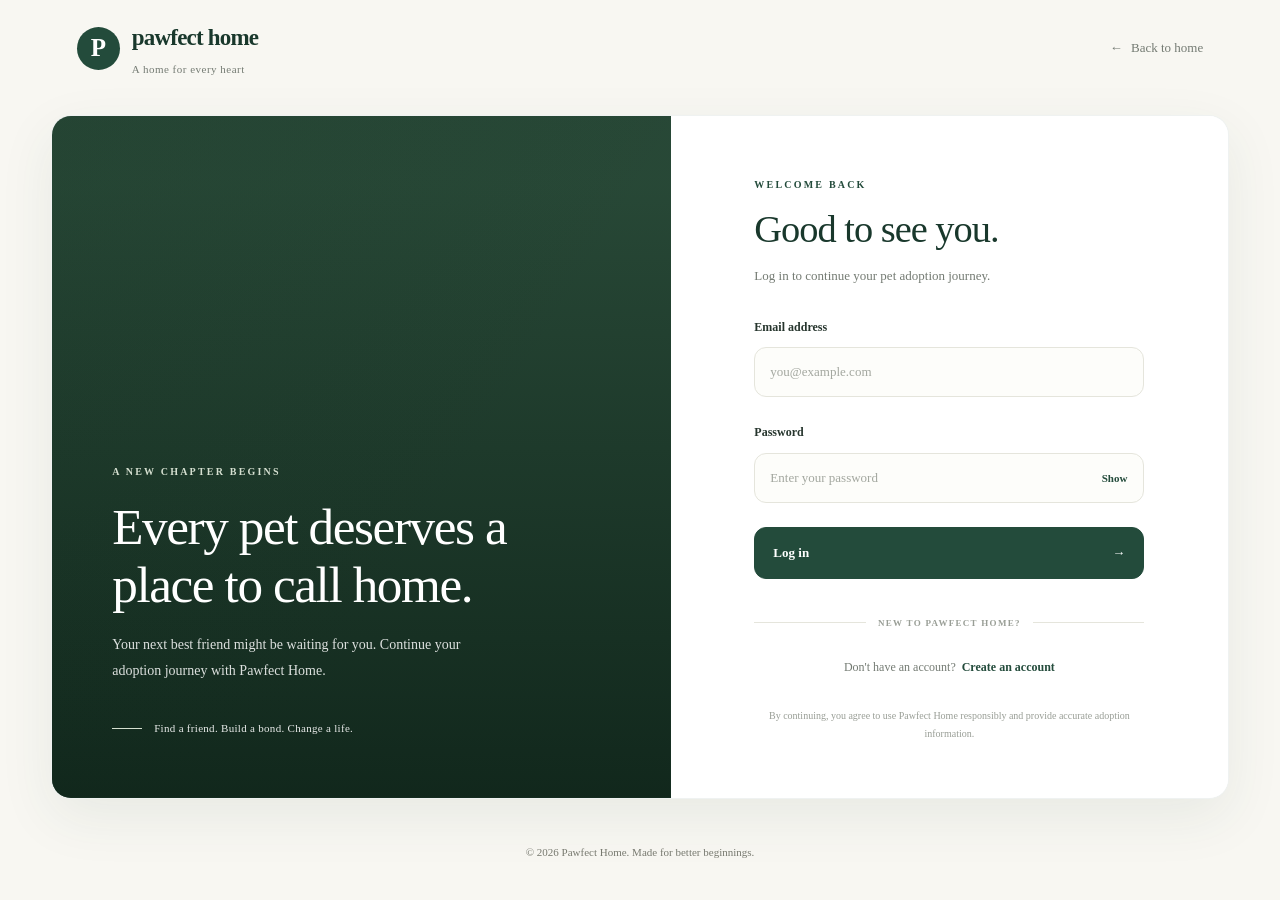
<file: pages/adoption.html>
<!doctype html>
<html lang="en">
  <head>
    <meta charset="UTF-8" />
    <meta name="viewport" content="width=device-width, initial-scale=1.0" />
    <meta name="theme-color" content="#f8f7f2" />
    <meta
      name="description"
      content="Apply to adopt a pet through Pawfect Home. Tell us about yourself and the home you can offer."
    />

    <title>Adoption Application | Pawfect Home</title>

    <link rel="stylesheet" href="../css/style.css" />
    <link rel="stylesheet" href="../css/components.css" />
    <link rel="stylesheet" href="../css/responsive.css" />
    <link rel="stylesheet" href="../css/home.css" />
    <link rel="stylesheet" href="../css/adoption.css" />
  </head>

  <body class="adoption-page">
    <header class="adoption-header">
      <div class="adoption-header-inner">
        <a
          href="../index.html"
          class="adoption-brand"
          aria-label="Pawfect Home homepage"
        >
          <span class="adoption-brand-mark" aria-hidden="true">p.</span>
          <span>Pawfect <strong>Home</strong></span>
        </a>

        <nav
          class="adoption-nav"
          id="adoption-nav"
          aria-label="Main navigation"
        >
          <a href="../index.html">Home</a>
          <a href="pets.html">Find a Pet</a>
          <a href="my-applications.html">My Applications</a>
          <a href="login.html" class="adoption-nav-login">Sign In</a>
        </nav>

        <button
          class="adoption-menu-toggle"
          id="adoption-menu-toggle"
          type="button"
          aria-label="Open navigation menu"
          aria-expanded="false"
          aria-controls="adoption-nav"
        >
          <span></span>
          <span></span>
          <span></span>
        </button>
      </div>
    </header>

    <main class="adoption-main">
      <div class="adoption-container">
        <nav class="adoption-breadcrumb" aria-label="Breadcrumb">
          <a href="../index.html">Home</a>
          <span>/</span>
          <a href="pets.html">Find a Pet</a>
          <span>/</span>
          <span>Adoption Application</span>
        </nav>

        <section class="adoption-page-intro">
          <p class="adoption-eyebrow">YOUR NEXT CHAPTER STARTS HERE</p>
          <h1>A little about you.<br /><span>A lifetime for them.</span></h1>
          <p>
            Tell us about yourself and the home you can offer. Your answers help
            us understand whether this adoption could be the right match.
          </p>
        </section>

        <div class="adoption-layout">
          <section class="adoption-form-column">
            <form id="adoption-form" novalidate>
              <div
                id="form-error-summary"
                class="form-error-summary"
                role="alert"
                hidden
              >
                <strong>Please check your application.</strong>
                <p id="form-error-summary-text"></p>
              </div>

              <!-- Selected pet -->
              <section class="application-section selected-pet-section">
                <div class="section-heading">
                  <span class="section-number">01</span>
                  <div>
                    <h2>Your future companion</h2>
                    <p>Confirm which pet you would like to adopt.</p>
                  </div>
                </div>

                <div id="selected-pet-card" class="selected-pet-card">
                  <div class="selected-pet-loading">Loading pet details...</div>
                </div>

                <input type="hidden" id="application-pet-id" name="petId" />

                <p id="pet-selection-error" class="field-error" hidden>
                  Please select an available pet before continuing.
                </p>

                <a href="pets.html" class="change-pet-link"
                  >Looking for another pet? Browse all pets →</a
                >
              </section>

              <!-- Applicant details -->
              <section class="application-section">
                <div class="section-heading">
                  <span class="section-number">02</span>
                  <div>
                    <h2>About you</h2>
                    <p>How can the adoption team reach you?</p>
                  </div>
                </div>

                <div class="form-grid">
                  <div class="form-field full-width">
                    <label for="applicant-name">Full name <span>*</span></label>
                    <input
                      type="text"
                      id="applicant-name"
                      name="applicantName"
                      placeholder="Enter your full name"
                      autocomplete="name"
                      minlength="2"
                      maxlength="100"
                      required
                    />
                    <small
                      class="field-error"
                      data-error-for="applicant-name"
                    ></small>
                  </div>

                  <div class="form-field">
                    <label for="applicant-email"
                      >Email address <span>*</span></label
                    >
                    <input
                      type="email"
                      id="applicant-email"
                      name="email"
                      placeholder="you@example.com"
                      autocomplete="email"
                      maxlength="254"
                      required
                    />
                    <small
                      class="field-error"
                      data-error-for="applicant-email"
                    ></small>
                  </div>

                  <div class="form-field">
                    <label for="applicant-phone"
                      >Phone number <span>*</span></label
                    >
                    <input
                      type="tel"
                      id="applicant-phone"
                      name="phone"
                      placeholder="10-digit mobile number"
                      autocomplete="tel"
                      inputmode="numeric"
                      maxlength="15"
                      required
                    />
                    <small class="field-hint"
                      >Include your country code if needed.</small
                    >
                    <small
                      class="field-error"
                      data-error-for="applicant-phone"
                    ></small>
                  </div>

                  <div class="form-field full-width">
                    <label for="applicant-address"
                      >Full residential address <span>*</span></label
                    >
                    <textarea
                      id="applicant-address"
                      name="address"
                      placeholder="Building, street, area, city, state and PIN code"
                      autocomplete="street-address"
                      rows="3"
                      minlength="10"
                      maxlength="400"
                      required
                    ></textarea>
                    <small
                      class="field-error"
                      data-error-for="applicant-address"
                    ></small>
                  </div>
                </div>
              </section>

              <!-- Home details -->
              <section class="application-section">
                <div class="section-heading">
                  <span class="section-number">03</span>
                  <div>
                    <h2>Your home and household</h2>
                    <p>
                      Help us understand the environment your pet will live in.
                    </p>
                  </div>
                </div>

                <div class="form-grid">
                  <div class="form-field">
                    <label for="home-type">Type of home <span>*</span></label>
                    <select id="home-type" name="homeType" required>
                      <option value="">Choose home type</option>
                      <option value="Apartment">Apartment / Flat</option>
                      <option value="Independent house">
                        Independent house
                      </option>
                      <option value="Farmhouse">Farmhouse</option>
                      <option value="Other">Other</option>
                    </select>
                    <small
                      class="field-error"
                      data-error-for="home-type"
                    ></small>
                  </div>

                  <div class="form-field">
                    <label for="ownership">Home ownership <span>*</span></label>
                    <select id="ownership" name="ownership" required>
                      <option value="">Choose one</option>
                      <option value="Owned">Owned</option>
                      <option value="Rented">Rented</option>
                      <option value="Family home">Family home</option>
                    </select>
                    <small
                      class="field-error"
                      data-error-for="ownership"
                    ></small>
                  </div>

                  <div class="form-field">
                    <label for="household-members"
                      >People in household <span>*</span></label
                    >
                    <select
                      id="household-members"
                      name="householdMembers"
                      required
                    >
                      <option value="">Select number</option>
                      <option value="1">1 person</option>
                      <option value="2">2 people</option>
                      <option value="3">3 people</option>
                      <option value="4">4 people</option>
                      <option value="5+">5 or more people</option>
                    </select>
                    <small
                      class="field-error"
                      data-error-for="household-members"
                    ></small>
                  </div>

                  <div class="form-field">
                    <label for="children-at-home"
                      >Children at home? <span>*</span></label
                    >
                    <select
                      id="children-at-home"
                      name="childrenAtHome"
                      required
                    >
                      <option value="">Choose one</option>
                      <option value="Yes">Yes</option>
                      <option value="No">No</option>
                    </select>
                    <small
                      class="field-error"
                      data-error-for="children-at-home"
                    ></small>
                  </div>

                  <div class="form-field full-width">
                    <label for="existing-pets"
                      >Do you currently have pets? <span>*</span></label
                    >
                    <select id="existing-pets" name="existingPets" required>
                      <option value="">Choose one</option>
                      <option value="No">No</option>
                      <option value="Yes, dogs">Yes, dogs</option>
                      <option value="Yes, cats">Yes, cats</option>
                      <option value="Yes, other animals">
                        Yes, other animals
                      </option>
                      <option value="Yes, multiple types">
                        Yes, multiple types
                      </option>
                    </select>
                    <small
                      class="field-error"
                      data-error-for="existing-pets"
                    ></small>
                  </div>

                  <div class="form-field full-width">
                    <label for="rental-permission"
                      >If renting, are pets permitted by your landlord?</label
                    >
                    <select id="rental-permission" name="rentalPermission">
                      <option value="Not applicable">Not applicable</option>
                      <option value="Yes">Yes</option>
                      <option value="Not yet confirmed">
                        Not yet confirmed
                      </option>
                      <option value="No">No</option>
                    </select>
                    <small class="field-hint"
                      >Please confirm permission before adopting a pet in a
                      rented home.</small
                    >
                  </div>
                </div>
              </section>

              <!-- Readiness -->
              <section class="application-section">
                <div class="section-heading">
                  <span class="section-number">04</span>
                  <div>
                    <h2>Life with a pet</h2>
                    <p>Tell us how you plan to care for your new companion.</p>
                  </div>
                </div>

                <div class="form-grid">
                  <div class="form-field full-width">
                    <label for="pet-experience"
                      >Previous pet experience <span>*</span></label
                    >
                    <select id="pet-experience" name="petExperience" required>
                      <option value="">Choose one</option>
                      <option value="First-time pet owner">
                        First-time pet owner
                      </option>
                      <option value="Previously owned pets">
                        Previously owned pets
                      </option>
                      <option value="Currently own pets">
                        Currently own pets
                      </option>
                      <option value="Experienced in pet care">
                        Experienced in pet care
                      </option>
                    </select>
                    <small
                      class="field-error"
                      data-error-for="pet-experience"
                    ></small>
                  </div>

                  <div class="form-field full-width">
                    <label for="daily-availability"
                      >How much time can you spend with your pet daily?
                      <span>*</span></label
                    >
                    <select
                      id="daily-availability"
                      name="dailyAvailability"
                      required
                    >
                      <option value="">Choose one</option>
                      <option value="Less than 2 hours">
                        Less than 2 hours
                      </option>
                      <option value="2–4 hours">2–4 hours</option>
                      <option value="4–6 hours">4–6 hours</option>
                      <option value="More than 6 hours">
                        More than 6 hours
                      </option>
                      <option value="Most of the day">Most of the day</option>
                    </select>
                    <small
                      class="field-error"
                      data-error-for="daily-availability"
                    ></small>
                  </div>

                  <div class="form-field full-width">
                    <label for="adoption-reason"
                      >Why would you like to adopt this pet?
                      <span>*</span></label
                    >
                    <textarea
                      id="adoption-reason"
                      name="adoptionReason"
                      placeholder="Tell us what makes this pet a good match for you..."
                      rows="4"
                      minlength="20"
                      maxlength="1200"
                      required
                    ></textarea>
                    <small class="field-hint"
                      >Write at least 20 characters.</small
                    >
                    <small
                      class="field-error"
                      data-error-for="adoption-reason"
                    ></small>
                  </div>

                  <div class="form-field full-width">
                    <label for="care-plan"
                      >How will you manage feeding, exercise, veterinary care
                      and expenses? <span>*</span></label
                    >
                    <textarea
                      id="care-plan"
                      name="carePlan"
                      placeholder="Describe your plan for daily care and long-term responsibilities..."
                      rows="4"
                      minlength="20"
                      maxlength="1200"
                      required
                    ></textarea>
                    <small
                      class="field-error"
                      data-error-for="care-plan"
                    ></small>
                  </div>
                </div>
              </section>

              <!-- Consent -->
              <section class="application-section application-consent-section">
                <div class="section-heading">
                  <span class="section-number">05</span>
                  <div>
                    <h2>Before you submit</h2>
                    <p>Adoption is a long-term responsibility.</p>
                  </div>
                </div>

                <label class="consent-option" for="adoption-consent">
                  <input
                    type="checkbox"
                    id="adoption-consent"
                    name="consent"
                    required
                  />
                  <span>
                    I confirm that the information provided is accurate. I
                    understand that submitting this application does not
                    guarantee adoption, and that I am responsible for the pet's
                    ongoing care if the adoption is approved. <strong>*</strong>
                  </span>
                </label>
                <small
                  class="field-error"
                  data-error-for="adoption-consent"
                ></small>

                <p class="privacy-note">
                  This demo stores applications in this browser's Local Storage.
                  It does not securely transmit your application to an adoption
                  organization.
                </p>
              </section>

              <div class="application-submit-area">
                <button
                  type="submit"
                  id="submit-application"
                  class="application-submit-button"
                >
                  Submit Adoption Application
                  <span aria-hidden="true">→</span>
                </button>
                <p>Fields marked with * are required.</p>
              </div>
            </form>
          </section>

          <!-- Sidebar -->
          <aside class="adoption-sidebar">
            <div class="sidebar-card sidebar-selected-pet">
              <p class="sidebar-eyebrow">YOUR POTENTIAL MATCH</p>
              <div id="sidebar-pet-image-wrap" class="sidebar-pet-image-wrap">
                <img id="sidebar-pet-image" src="" alt="" hidden />
                <div
                  id="sidebar-pet-placeholder"
                  class="sidebar-pet-placeholder"
                  aria-hidden="true"
                >
                  ♥
                </div>
              </div>
              <h2 id="sidebar-pet-name">Your selected pet</h2>
              <p id="sidebar-pet-meta">Pet details will appear here.</p>
              <span id="sidebar-pet-status" class="sidebar-pet-status"
                >Checking availability</span
              >
              <a href="pets.html" class="sidebar-browse-link"
                >Explore other pets →</a
              >
            </div>

            <div class="sidebar-card sidebar-steps-card">
              <p class="sidebar-eyebrow">WHAT HAPPENS NEXT</p>

              <div class="sidebar-step">
                <span>1</span>
                <div>
                  <strong>Submit your application</strong>
                  <p>Share your details and care plans.</p>
                </div>
              </div>

              <div class="sidebar-step">
                <span>2</span>
                <div>
                  <strong>Application review</strong>
                  <p>The adoption team can review your information.</p>
                </div>
              </div>

              <div class="sidebar-step">
                <span>3</span>
                <div>
                  <strong>Meet and plan</strong>
                  <p>Discuss compatibility and the next steps.</p>
                </div>
              </div>
            </div>

            <div class="sidebar-help">
              <span aria-hidden="true">i</span>
              <p>
                Take your time. A thoughtful application helps set both you and
                your future companion up for success.
              </p>
            </div>
          </aside>
        </div>

        <!-- Successful submission -->
        <section id="application-success" class="application-success" hidden>
          <div class="success-symbol" aria-hidden="true">✓</div>
          <p class="adoption-eyebrow">APPLICATION SAVED</p>
          <h2>Your next chapter starts here.</h2>
          <p id="success-message">Your adoption application has been saved.</p>

          <div class="success-reference">
            <span>Application reference</span>
            <strong id="success-application-id"></strong>
          </div>

          <p class="success-status">Status: <strong>Pending</strong></p>

          <div class="success-actions">
            <a href="my-applications.html" class="application-submit-button">
              View My Applications <span aria-hidden="true">→</span>
            </a>
            <a href="pets.html" class="success-secondary-link"
              >Explore more pets</a
            >
          </div>

          <p class="success-storage-note">
            This reference is saved in this browser. In this demo, the
            application is not sent to an organization.
          </p>
        </section>
      </div>
    </main>

    <footer class="adoption-footer">
      <div class="adoption-footer-inner">
        <a href="../index.html" class="adoption-brand">
          <span class="adoption-brand-mark" aria-hidden="true">p.</span>
          <span>Pawfect <strong>Home</strong></span>
        </a>
        <p>Every adoption begins with a connection.</p>
        <span>© <span id="adoption-footer-year"></span> Pawfect Home</span>
      </div>
    </footer>

    <div
      id="adoption-toast"
      class="adoption-toast"
      role="status"
      aria-live="polite"
    ></div>

    <script src="../js/auth-navigation.js" defer></script>
    <script src="../js/auth-guard.js" defer></script>
    <script src="../js/adoption.js" defer></script>
  </body>
</html>
</file>
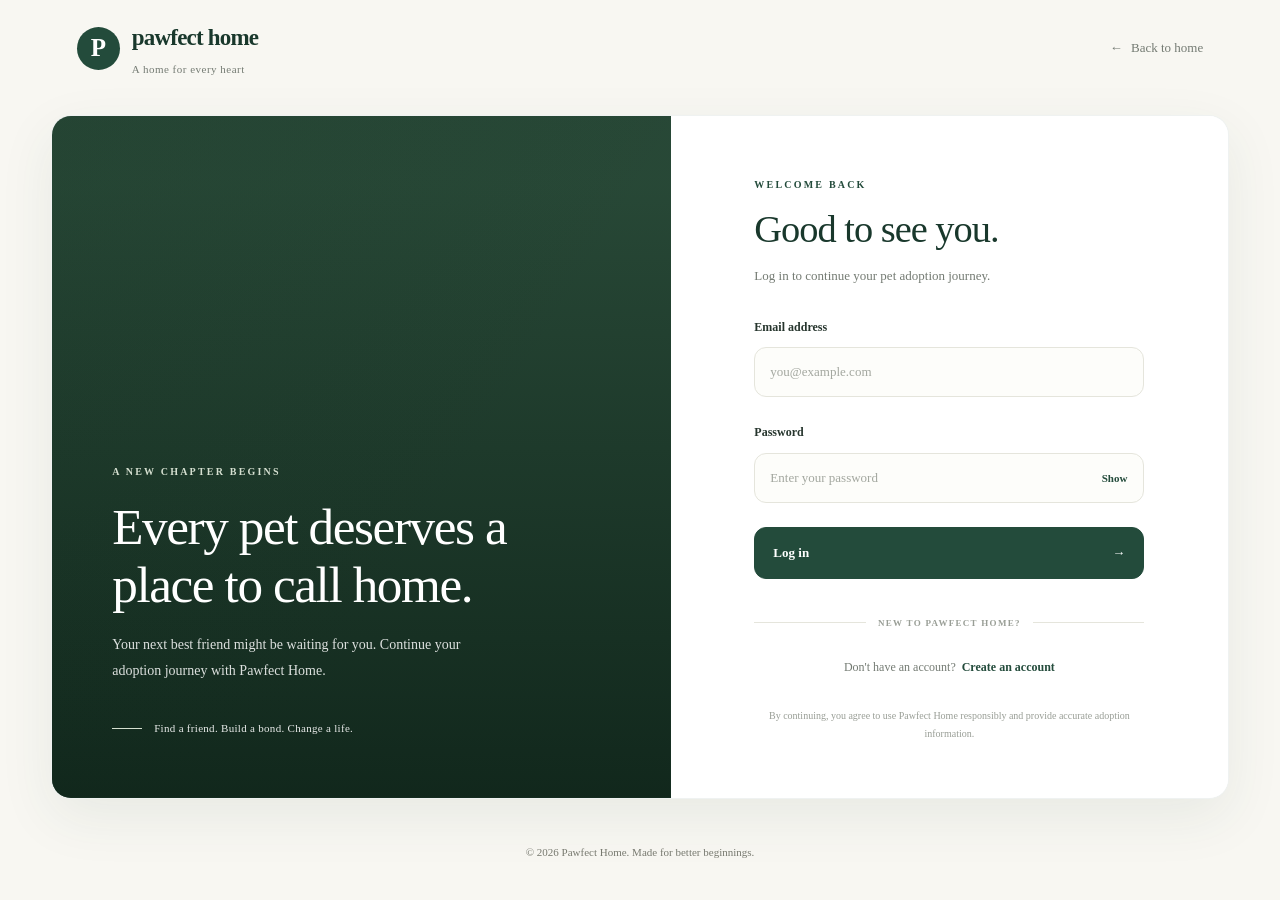
<file: pages/login.html>
<!DOCTYPE html>
<html lang="en">

<head>
  <meta charset="UTF-8">
  <meta name="viewport" content="width=device-width, initial-scale=1.0">

  <title>Login | Pawfect Home</title>
  <meta name="description" content="Log in to Pawfect Home to manage your pet adoption journey.">

  <link rel="stylesheet" href="../css/style.css">
  <link rel="stylesheet" href="../css/components.css">
  <link rel="stylesheet" href="../css/responsive.css">
  <link rel="stylesheet" href="../css/auth.css">

  <script src="../js/auth.js" defer></script>
</head>

<body class="auth-page">

  <header class="auth-header">
    <a href="../index.html" class="auth-brand" aria-label="Pawfect Home homepage">
      <span class="auth-brand-icon" aria-hidden="true">P</span>
      <span>
        <span class="auth-brand-name">pawfect home</span>
        <span class="auth-brand-tagline">A home for every heart</span>
      </span>
    </a>

    <a href="../index.html" class="auth-back-link">
      <span aria-hidden="true">&larr;</span> Back to home
    </a>
  </header>

  <main class="auth-main">
    <section class="auth-visual" aria-label="Pet adoption">
      <div class="auth-visual-overlay"></div>

      <div class="auth-visual-content">
        <span class="auth-eyebrow">A NEW CHAPTER BEGINS</span>

        <h1>Every pet deserves a place to call home.</h1>

        <p>
          Your next best friend might be waiting for you.
          Continue your adoption journey with Pawfect Home.
        </p>

        <div class="auth-visual-note">
          <span class="auth-note-line"></span>
          <span>Find a friend. Build a bond. Change a life.</span>
        </div>
      </div>
    </section>

    <section class="auth-form-section">
      <div class="auth-form-wrapper">

        <div class="auth-mobile-brand">
          <span class="auth-brand-icon" aria-hidden="true">P</span>
          <span class="auth-brand-name">pawfect home</span>
        </div>

        <span class="auth-eyebrow auth-eyebrow-green">
          WELCOME BACK
        </span>

        <h2>Good to see you.</h2>

        <p class="auth-intro">
          Log in to continue your pet adoption journey.
        </p>

        <div id="auth-message" class="auth-message" role="status" aria-live="polite" hidden></div>

        <form id="login-form" class="auth-form" novalidate>

          <div class="auth-field">
            <label for="login-email">Email address</label>

            <input type="email" id="login-email" name="email" placeholder="you@example.com" autocomplete="email"
              required>

            <small class="auth-field-error" data-error-for="login-email"></small>
          </div>

          <div class="auth-field">
            <div class="auth-label-row">
              <label for="login-password">Password</label>
            </div>

            <div class="auth-password-wrap">
              <input type="password" id="login-password" name="password" placeholder="Enter your password"
                autocomplete="current-password" required>

              <button type="button" class="auth-password-toggle" data-toggle-password="login-password"
                aria-label="Show password">
                Show
              </button>
            </div>

            <small class="auth-field-error" data-error-for="login-password"></small>
          </div>

          <button type="submit" id="login-submit" class="auth-submit">
            <span class="auth-submit-text">Log in</span>
            <span aria-hidden="true">&rarr;</span>
          </button>

        </form>

        <div class="auth-divider">
          <span>NEW TO PAWFECT HOME?</span>
        </div>

        <p class="auth-switch">
          Don't have an account?
          <a href="register.html">Create an account</a>
        </p>

        <p class="auth-terms">
          By continuing, you agree to use Pawfect Home responsibly
          and provide accurate adoption information.
        </p>

      </div>
    </section>
  </main>

  <footer class="auth-footer">
    <p>
      &copy; <span id="auth-footer-year"></span> Pawfect Home.
      Made for better beginnings.
    </p>
  </footer>

</body>

</html>
</file>
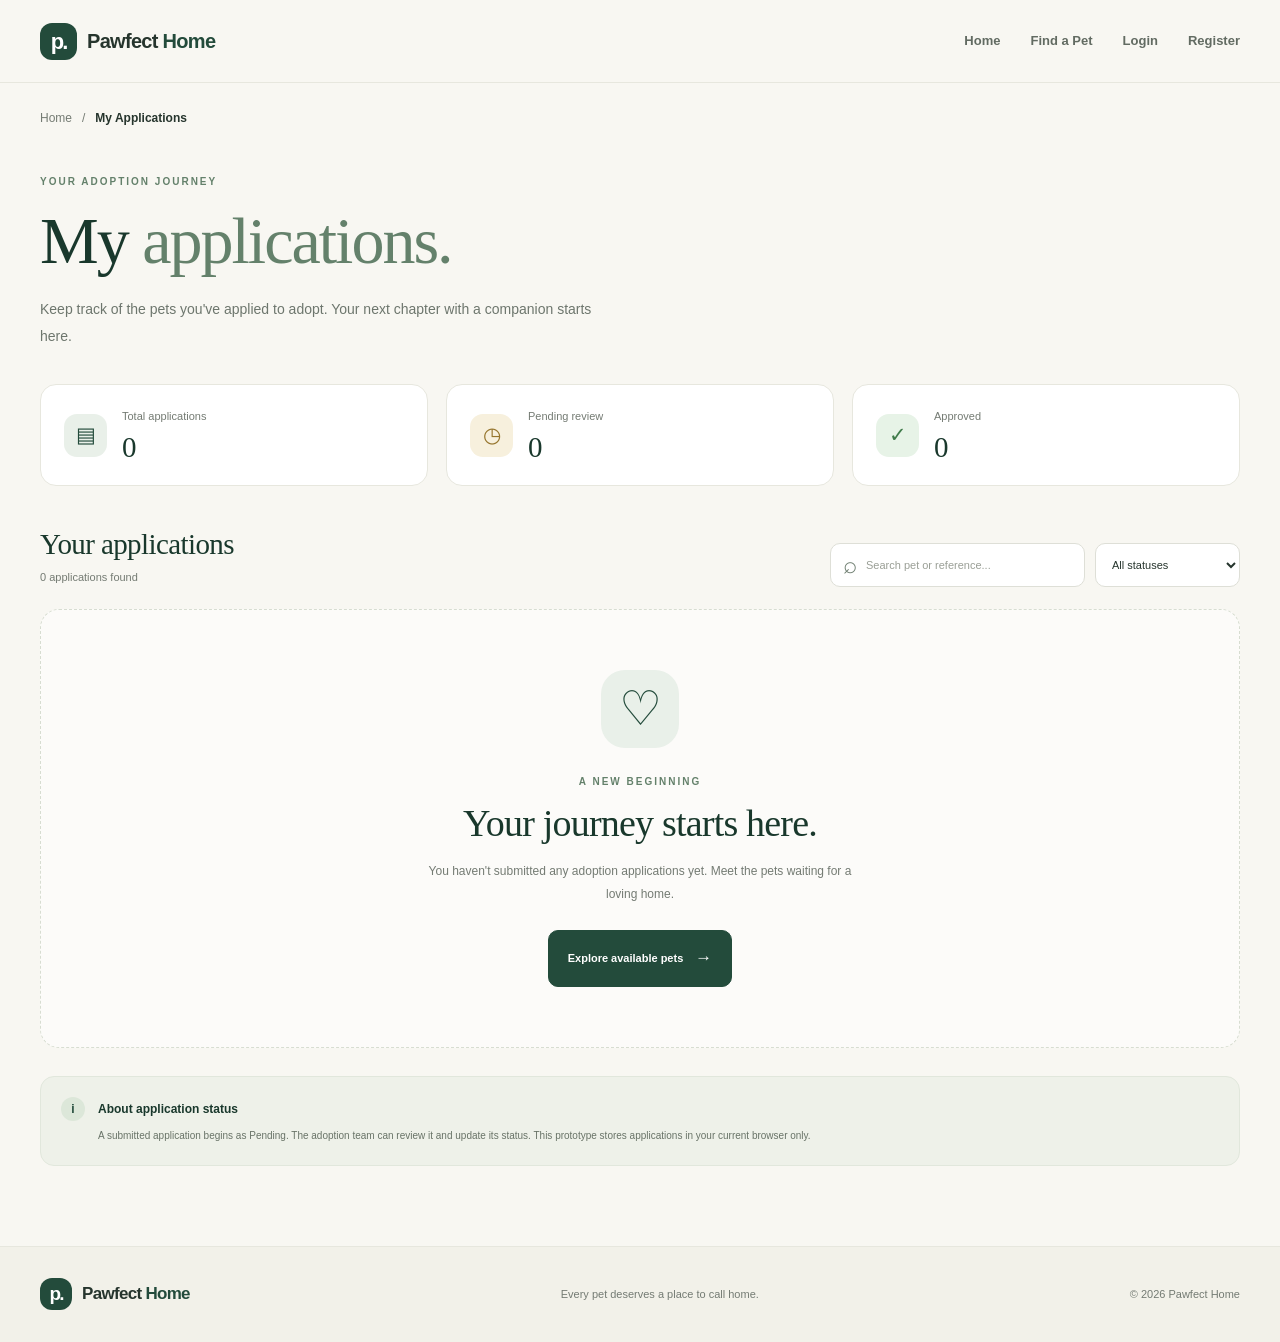
<file: pages/my-applications.html>
<!DOCTYPE html>
<html lang="en">

<head>
  <meta charset="UTF-8">
  <meta name="viewport" content="width=device-width, initial-scale=1.0">

  <meta name="description" content="View and track your pet adoption applications on Pawfect Home.">

  <title>My Applications | Pawfect Home</title>

  <link rel="stylesheet" href="../css/style.css">
  <link rel="stylesheet" href="../css/components.css">
  <link rel="stylesheet" href="../css/responsive.css">
  <link rel="stylesheet" href="../css/home.css">
  <link rel="stylesheet" href="../css/applications.css">

  <script src="../js/my-applications.js" defer></script>
</head>

<body class="applications-page">

  <!-- Header -->
  <header class="applications-header">
    <div class="applications-header-inner">

      <a href="../index.html" class="applications-brand" aria-label="Pawfect Home homepage">
        <span class="applications-brand-mark" aria-hidden="true">p.</span>
        <span>Pawfect <strong>Home</strong></span>
      </a>

      <button class="applications-menu-toggle" id="applications-menu-toggle" type="button"
        aria-label="Open navigation menu" aria-controls="applications-nav" aria-expanded="false">
        <span></span>
        <span></span>
        <span></span>
      </button>

      <nav class="applications-nav" id="applications-nav" aria-label="Main navigation">
        <a href="../index.html">Home</a>
        <a href="pets.html">Find a Pet</a>
        <a href="login.html" class="applications-nav-login">Login</a>
      </nav>

    </div>
  </header>

  <main class="applications-main">
    <div class="applications-container">

      <!-- Breadcrumb -->
      <nav class="applications-breadcrumb" aria-label="Breadcrumb">
        <a href="../index.html">Home</a>
        <span aria-hidden="true">/</span>
        <span aria-current="page">My Applications</span>
      </nav>

      <!-- Page heading -->
      <section class="applications-intro">
        <p class="applications-eyebrow">YOUR ADOPTION JOURNEY</p>

        <h1>
          My <span>applications.</span>
        </h1>

        <p>
          Keep track of the pets you've applied to adopt.
          Your next chapter with a companion starts here.
        </p>
      </section>

      <!-- Statistics -->
      <section class="applications-stats" aria-label="Application summary">

        <article class="application-stat">
          <span class="application-stat-icon" aria-hidden="true">▤</span>
          <div>
            <p>Total applications</p>
            <strong id="total-applications">0</strong>
          </div>
        </article>

        <article class="application-stat">
          <span class="application-stat-icon pending-icon" aria-hidden="true">◷</span>
          <div>
            <p>Pending review</p>
            <strong id="pending-applications">0</strong>
          </div>
        </article>

        <article class="application-stat">
          <span class="application-stat-icon approved-icon" aria-hidden="true">✓</span>
          <div>
            <p>Approved</p>
            <strong id="approved-applications">0</strong>
          </div>
        </article>

      </section>

      <!-- Applications list -->
      <section class="applications-content">

        <div class="applications-toolbar">
          <div class="applications-toolbar-heading">
            <h2>Your applications</h2>
            <p id="applications-results-count" aria-live="polite">
              0 applications found
            </p>
          </div>

          <div class="applications-controls">

            <div class="applications-search">
              <label class="visually-hidden" for="application-search">
                Search applications
              </label>

              <span aria-hidden="true">⌕</span>

              <input type="search" id="application-search" placeholder="Search pet or reference..." autocomplete="off">
            </div>

            <div class="applications-filter">
              <label class="visually-hidden" for="application-status-filter">
                Filter by status
              </label>

              <select id="application-status-filter">
                <option value="all">All statuses</option>
                <option value="pending">Pending</option>
                <option value="under_review">Under review</option>
                <option value="approved">Approved</option>
                <option value="rejected">Rejected</option>
                <option value="withdrawn">Withdrawn</option>
                <option value="completed">Completed</option>
              </select>
            </div>

          </div>
        </div>

        <!-- Error message -->
        <div class="applications-message applications-error" id="applications-error" role="alert" hidden>
          Applications could not be loaded from browser storage.
          Please check your browser settings and reload the page.
        </div>

        <!-- Application cards are inserted here -->
        <div class="applications-list" id="applications-list" aria-live="polite" aria-busy="false"></div>

        <!-- Empty state -->
        <section class="applications-empty" id="applications-empty" hidden>
          <div class="applications-empty-illustration" aria-hidden="true">
            <span>♡</span>
          </div>

          <p class="applications-eyebrow">A NEW BEGINNING</p>

          <h2 id="applications-empty-title">
            Your journey starts here.
          </h2>

          <p id="applications-empty-description">
            You haven't submitted any adoption applications yet.
            Meet the pets waiting for a loving home.
          </p>

          <a href="pets.html" class="applications-primary-button">
            Explore available pets <span aria-hidden="true">→</span>
          </a>
        </section>

      </section>

      <!-- Information note -->
      <aside class="applications-information">
        <span class="applications-information-icon" aria-hidden="true">i</span>

        <div>
          <h3>About application status</h3>
          <p>
            A submitted application begins as Pending. The adoption
            team can review it and update its status. This prototype
            stores applications in your current browser only.
          </p>
        </div>
      </aside>

    </div>
  </main>

  <!-- Footer -->
  <footer class="applications-footer">
    <div class="applications-footer-inner">

      <a href="../index.html" class="applications-brand">
        <span class="applications-brand-mark" aria-hidden="true">p.</span>
        <span>Pawfect <strong>Home</strong></span>
      </a>

      <p>Every pet deserves a place to call home.</p>

      <span>© <span id="applications-footer-year"></span> Pawfect Home</span>

    </div>
  </footer>
  <script src="../js/auth-navigation.js" defer></script>
</body>

</html>
</file>
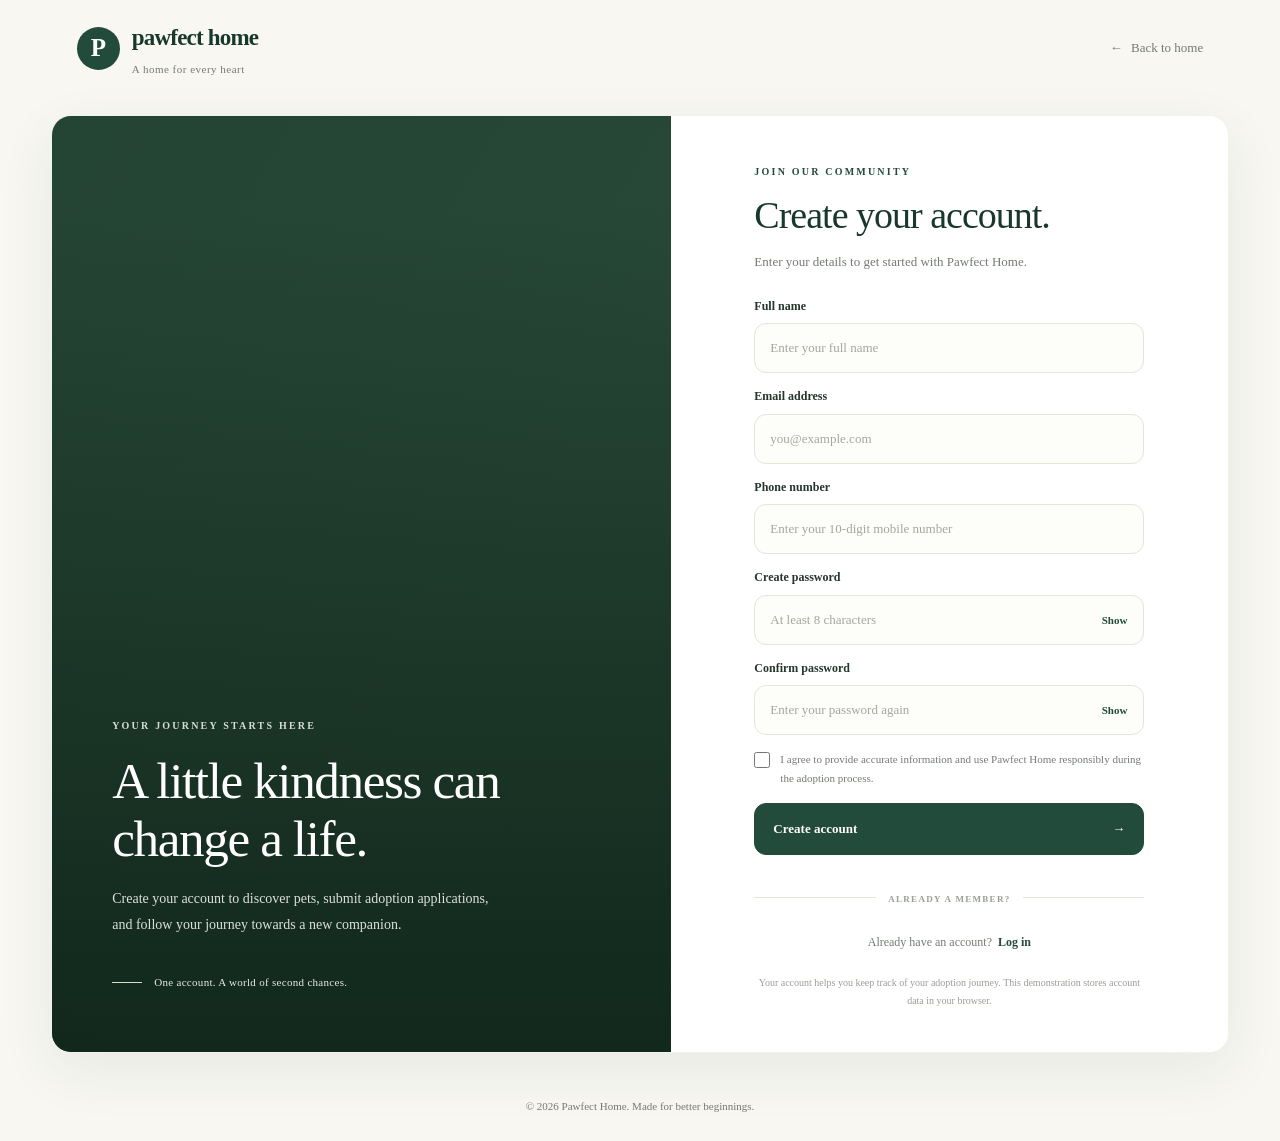
<file: pages/register.html>
<!DOCTYPE html>
<html lang="en">

<head>
  <meta charset="UTF-8">
  <meta name="viewport" content="width=device-width, initial-scale=1.0">

  <title>Create Account | Pawfect Home</title>
  <meta name="description" content="Create your Pawfect Home account and begin your pet adoption journey.">

  <link rel="stylesheet" href="../css/style.css">
  <link rel="stylesheet" href="../css/components.css">
  <link rel="stylesheet" href="../css/responsive.css">
  <link rel="stylesheet" href="../css/auth.css">

  <script src="../js/auth.js" defer></script>
</head>

<body class="auth-page">

  <header class="auth-header">
    <a href="../index.html" class="auth-brand" aria-label="Pawfect Home homepage">
      <span class="auth-brand-icon" aria-hidden="true">P</span>
      <span>
        <span class="auth-brand-name">pawfect home</span>
        <span class="auth-brand-tagline">A home for every heart</span>
      </span>
    </a>

    <a href="../index.html" class="auth-back-link">
      <span aria-hidden="true">&larr;</span> Back to home
    </a>
  </header>

  <main class="auth-main auth-register-main">

    <section class="auth-visual" aria-label="Welcome to Pawfect Home">
      <div class="auth-visual-overlay"></div>

      <div class="auth-visual-content">
        <span class="auth-eyebrow">YOUR JOURNEY STARTS HERE</span>

        <h1>A little kindness can change a life.</h1>

        <p>
          Create your account to discover pets, submit adoption
          applications, and follow your journey towards a new companion.
        </p>

        <div class="auth-visual-note">
          <span class="auth-note-line"></span>
          <span>One account. A world of second chances.</span>
        </div>
      </div>
    </section>

    <section class="auth-form-section">
      <div class="auth-form-wrapper">

        <div class="auth-mobile-brand">
          <span class="auth-brand-icon" aria-hidden="true">P</span>
          <span class="auth-brand-name">pawfect home</span>
        </div>

        <span class="auth-eyebrow auth-eyebrow-green">
          JOIN OUR COMMUNITY
        </span>

        <h2>Create your account.</h2>

        <p class="auth-intro">
          Enter your details to get started with Pawfect Home.
        </p>

        <div id="auth-message" class="auth-message" role="status" aria-live="polite" hidden></div>

        <form id="register-form" class="auth-form" novalidate>

          <div class="auth-field">
            <label for="register-name">Full name</label>

            <input type="text" id="register-name" name="name" placeholder="Enter your full name" autocomplete="name"
              minlength="2" maxlength="80" required>

            <small class="auth-field-error" data-error-for="register-name"></small>
          </div>

          <div class="auth-field">
            <label for="register-email">Email address</label>

            <input type="email" id="register-email" name="email" placeholder="you@example.com" autocomplete="email"
              maxlength="254" required>

            <small class="auth-field-error" data-error-for="register-email"></small>
          </div>

          <div class="auth-field">
            <label for="register-phone">Phone number</label>

            <input type="tel" id="register-phone" name="phone" placeholder="Enter your 10-digit mobile number"
              autocomplete="tel" inputmode="numeric" maxlength="15" required>

            <small class="auth-field-error" data-error-for="register-phone"></small>
          </div>

          <div class="auth-field">
            <label for="register-password">Create password</label>

            <div class="auth-password-wrap">
              <input type="password" id="register-password" name="password" placeholder="At least 8 characters"
                autocomplete="new-password" minlength="8" maxlength="128" required>

              <button type="button" class="auth-password-toggle" data-toggle-password="register-password"
                aria-label="Show password">
                Show
              </button>
            </div>

            <small class="auth-field-error" data-error-for="register-password"></small>
          </div>

          <div class="auth-field">
            <label for="register-confirm-password">Confirm password</label>

            <div class="auth-password-wrap">
              <input type="password" id="register-confirm-password" name="confirmPassword"
                placeholder="Enter your password again" autocomplete="new-password" maxlength="128" required>

              <button type="button" class="auth-password-toggle" data-toggle-password="register-confirm-password"
                aria-label="Show confirm password">
                Show
              </button>
            </div>

            <small class="auth-field-error" data-error-for="register-confirm-password"></small>
          </div>

          <div class="auth-consent">
            <input type="checkbox" id="register-consent" name="consent" required>

            <label for="register-consent">
              I agree to provide accurate information and use Pawfect Home
              responsibly during the adoption process.
            </label>
          </div>

          <small class="auth-field-error" data-error-for="register-consent"></small>

          <button type="submit" id="register-submit" class="auth-submit">
            <span class="auth-submit-text">Create account</span>
            <span aria-hidden="true">&rarr;</span>
          </button>

        </form>

        <div class="auth-divider">
          <span>ALREADY A MEMBER?</span>
        </div>

        <p class="auth-switch">
          Already have an account?
          <a href="login.html">Log in</a>
        </p>

        <p class="auth-terms">
          Your account helps you keep track of your adoption journey.
          This demonstration stores account data in your browser.
        </p>

      </div>
    </section>

  </main>

  <footer class="auth-footer">
    <p>
      &copy; <span id="auth-footer-year"></span> Pawfect Home.
      Made for better beginnings.
    </p>
  </footer>

</body>

</html>
</file>
<file: css/style.css>
/* ==========================================
   PAWFECT HOME
   GLOBAL DESIGN & PAGE LAYOUT
========================================== */

:root {
  --color-cream: #f8f6f0;
  --color-paper: #fffefa;
  --color-forest: #263d30;
  --color-green: #526b53;
  --color-sage: #dce4d5;
  --color-sand: #e9e0d2;
  --color-peach: #e9b995;
  --color-text: #30332f;
  --color-muted: #77796f;
  --color-border: #e6e2d9;

  --font-body: "DM Sans", sans-serif;
  --font-heading: "Playfair Display", Georgia, serif;

  --container-width: 1200px;
  --header-height: 84px;

  --radius-small: 8px;
  --radius-medium: 16px;
  --radius-large: 26px;

  --shadow-card: 0 12px 36px rgba(38, 61, 48, 0.07);
  --transition: 220ms ease;
}

* {
  box-sizing: border-box;
}

html {
  scroll-behavior: smooth;
  scroll-padding-top: 100px;
}

body {
  margin: 0;
  background: var(--color-cream);
  color: var(--color-text);
  font-family: var(--font-body);
  font-size: 15px;
  line-height: 1.7;
  -webkit-font-smoothing: antialiased;
}

body,
button,
a {
  -webkit-tap-highlight-color: transparent;
}

img,
svg {
  display: block;
  max-width: 100%;
}

img {
  height: auto;
}

button,
input,
textarea,
select {
  font: inherit;
}

button,
a {
  touch-action: manipulation;
}

a {
  color: inherit;
  text-decoration: none;
}

button {
  color: inherit;
}

p,
h1,
h2,
h3 {
  margin-top: 0;
}

p {
  color: var(--color-muted);
}

h1,
h2,
h3 {
  color: var(--color-forest);
}

h1,
h2 {
  font-family: var(--font-heading);
  font-weight: 500;
  letter-spacing: -1.6px;
  line-height: 1.15;
}

h1 em,
h2 em {
  color: var(--color-green);
  font-weight: 400;
}

::selection {
  background: var(--color-sage);
  color: var(--color-forest);
}

:focus-visible {
  outline: 3px solid var(--color-peach);
  outline-offset: 4px;
}

.container {
  width: min(var(--container-width), calc(100% - 48px));
  margin-inline: auto;
}

.section {
  padding-block: 110px;
}

/* Accessibility */

.skip-link {
  position: fixed;
  z-index: 2000;
  top: 12px;
  left: 12px;
  padding: 10px 16px;
  transform: translateY(-160%);
  background: var(--color-forest);
  color: white;
  border-radius: var(--radius-small);
}

.skip-link:focus {
  transform: translateY(0);
}

.noscript-message {
  padding: 16px;
  background: #fff1d8;
  color: #533d15;
  text-align: center;
}

/* ==========================================
   HEADER & NAVIGATION
========================================== */

.site-header {
  position: sticky;
  top: 0;
  z-index: 1000;
  background: rgba(248, 246, 240, 0.96);
  border-bottom: 1px solid rgba(38, 61, 48, 0.08);
  backdrop-filter: blur(14px);
}

.nav-wrapper {
  min-height: var(--header-height);
  display: flex;
  align-items: center;
  justify-content: space-between;
  gap: 28px;
}

.brand {
  display: inline-flex;
  align-items: center;
  gap: 9px;
  flex-shrink: 0;
}

.brand-mark {
  width: 37px;
  color: var(--color-green);
}

.brand-mark svg {
  width: 100%;
}

.brand-name {
  color: var(--color-forest);
  font-size: 19px;
  font-weight: 700;
  letter-spacing: -0.8px;
}

.brand-name span {
  font-weight: 400;
}

.primary-navigation {
  display: flex;
  align-items: center;
  gap: 30px;
}

.nav-link {
  position: relative;
  padding-block: 8px;
  color: #64665f;
  font-size: 12px;
  font-weight: 600;
  transition: color var(--transition);
}

.nav-link:hover,
.nav-link.active {
  color: var(--color-forest);
}

.nav-link::after {
  position: absolute;
  right: 0;
  bottom: 2px;
  left: 0;
  height: 1px;
  background: var(--color-green);
  content: "";
  transform: scaleX(0);
  transform-origin: left;
  transition: transform var(--transition);
}

.nav-link:hover::after,
.nav-link.active::after {
  transform: scaleX(1);
}

.menu-toggle {
  display: none;
}

/* ==========================================
   HERO SECTION
========================================== */

.hero-section {
  padding-block: 58px 82px;
  overflow: hidden;
}

.hero-grid {
  display: grid;
  grid-template-columns: 1fr 0.92fr;
  align-items: center;
  gap: 70px;
}

.hero-content {
  padding-block: 25px;
}

.eyebrow {
  display: flex;
  align-items: center;
  gap: 11px;
  margin-bottom: 24px;
  color: var(--color-green);
  font-size: 10px;
  font-weight: 700;
  letter-spacing: 2px;
  line-height: 1.6;
  text-transform: uppercase;
}

.eyebrow-line {
  width: 30px;
  height: 1px;
  flex-shrink: 0;
  background: currentColor;
}

.hero-content h1 {
  max-width: 620px;
  margin-bottom: 25px;
  font-size: clamp(43px, 5.1vw, 68px);
  line-height: 1.13;
}

.hero-content h1 span {
  display: block;
  color: var(--color-green);
  font-style: italic;
  font-weight: 400;
}

.hero-description {
  max-width: 440px;
  margin-bottom: 30px;
  font-size: 14px;
  line-height: 1.95;
}

.hero-actions {
  display: flex;
  align-items: center;
  flex-wrap: wrap;
  gap: 24px;
}

.text-link {
  display: inline-flex;
  align-items: center;
  gap: 9px;
  color: var(--color-forest);
  font-size: 12px;
  font-weight: 700;
  transition:
    gap var(--transition),
    color var(--transition);
}

.text-link:hover {
  gap: 14px;
  color: var(--color-green);
}

.hero-trust {
  display: flex;
  align-items: center;
  gap: 14px;
  margin-top: 43px;
}

.avatar-stack {
  display: flex;
  padding-left: 3px;
}

.avatar-stack img {
  width: 36px;
  height: 36px;
  margin-left: -5px;
  border: 2px solid var(--color-cream);
  border-radius: 50%;
  object-fit: cover;
}

.trust-copy {
  display: grid;
  gap: 2px;
}

.trust-copy strong {
  color: var(--color-forest);
  font-size: 11px;
}

.trust-copy span {
  color: var(--color-muted);
  font-size: 10px;
}

/* Hero photograph */

.hero-visual {
  position: relative;
  min-width: 0;
  padding: 0 16px 16px 0;
}

.hero-image-frame {
  position: relative;
  height: clamp(390px, 42vw, 535px);
  overflow: hidden;
  background: var(--color-sand);
  border-radius: 46% 46% 12px 12px;
}

.hero-image {
  width: 100%;
  height: 100%;
  object-fit: cover;
  object-position: center;
  transition: transform 700ms ease;
}

.hero-image-frame:hover .hero-image {
  transform: scale(1.035);
}

.hero-image-label {
  position: absolute;
  right: 18px;
  bottom: 18px;
  left: 18px;
  display: flex;
  align-items: center;
  gap: 13px;
  padding: 15px 18px;
  background: rgba(255, 254, 250, 0.95);
  border: 1px solid rgba(255, 255, 255, 0.6);
  border-radius: 12px;
  box-shadow: var(--shadow-card);
}

.label-icon {
  display: grid;
  width: 40px;
  height: 40px;
  flex-shrink: 0;
  place-items: center;
  background: var(--color-sage);
  color: var(--color-forest);
  border-radius: 50%;
  font-size: 23px;
}

.hero-image-label div {
  display: grid;
  gap: 3px;
}

.hero-image-label strong {
  color: var(--color-forest);
  font-size: 12px;
}

.hero-image-label div span {
  color: var(--color-muted);
  font-size: 10px;
}

.hero-decoration {
  position: absolute;
  top: 22px;
  right: -16px;
  width: 66px;
  color: var(--color-peach);
  animation: gentle-float 5s ease-in-out infinite;
}

/* ==========================================
   INTRODUCTION STRIP
========================================== */

.intro-strip {
  background: var(--color-sage);
}

.intro-inner {
  min-height: 112px;
  display: flex;
  align-items: center;
  justify-content: space-between;
  gap: 28px;
}

.intro-caption {
  flex-shrink: 0;
  color: var(--color-green);
  font-size: 10px;
  font-weight: 700;
  letter-spacing: 1.7px;
  text-transform: uppercase;
}

.intro-inner p {
  margin: 0;
  color: var(--color-forest);
  font-family: var(--font-heading);
  font-size: clamp(19px, 2.3vw, 28px);
  line-height: 1.5;
}

.intro-inner p em {
  color: var(--color-green);
}

.intro-symbol {
  color: var(--color-green);
  font-size: 34px;
}

/* ==========================================
   SECTION HEADINGS
========================================== */

.section-heading {
  display: flex;
  align-items: flex-end;
  justify-content: space-between;
  gap: 45px;
  margin-bottom: 42px;
}

.section-heading h2,
.process-header h2,
.closing-content h2 {
  margin-bottom: 0;
  font-size: clamp(38px, 4.4vw, 55px);
}

.section-heading .eyebrow {
  margin-bottom: 18px;
}

.section-heading-side {
  max-width: 340px;
  padding-bottom: 4px;
}

.section-heading-side p {
  margin-bottom: 17px;
  font-size: 13px;
  line-height: 1.9;
}

/* ==========================================
   FEATURED PETS
========================================== */

.featured-section {
  background: var(--color-cream);
}

.pet-toolbar {
  display: flex;
  align-items: center;
  justify-content: space-between;
  gap: 18px;
  margin-bottom: 24px;
  padding-bottom: 15px;
  border-bottom: 1px solid var(--color-border);
}

.pet-count,
.favorites-summary {
  margin: 0;
  font-size: 11px;
}

.pet-count {
  font-weight: 600;
  color: var(--color-forest);
}

.favorites-summary {
  display: flex;
  align-items: center;
  gap: 5px;
}

.favorites-summary > span:first-child {
  color: #9c5b52;
  font-size: 17px;
}

.pet-grid {
  display: grid;
  grid-template-columns: repeat(3, minmax(0, 1fr));
  gap: 25px;
}

.loading-message,
.empty-message {
  grid-column: 1 / -1;
  padding: 50px 20px;
  text-align: center;
  color: var(--color-muted);
}

.section-footnote {
  max-width: 520px;
  margin: 30px auto 0;
  font-size: 11px;
  line-height: 1.8;
  text-align: center;
}

/* ==========================================
   ADOPTION PROCESS
========================================== */

.process-section {
  background: var(--color-forest);
}

.process-header {
  max-width: 680px;
  margin-bottom: 52px;
}

.eyebrow-light {
  color: #c5d3bd;
}

.process-header h2,
.closing-content h2 {
  color: var(--color-paper);
}

.process-header h2 em,
.closing-content h2 em {
  color: #c5d3bd;
}

.process-header p {
  max-width: 460px;
  margin-top: 20px;
  margin-bottom: 0;
  color: #c5cec4;
  font-size: 13px;
  line-height: 1.9;
}

.process-grid {
  display: grid;
  grid-template-columns: repeat(3, minmax(0, 1fr));
  border-top: 1px solid rgba(255, 255, 255, 0.19);
}

.process-card {
  min-width: 0;
  padding: 30px 32px 15px 0;
}

.process-card + .process-card {
  padding-left: 32px;
  border-left: 1px solid rgba(255, 255, 255, 0.19);
}

.process-topline {
  display: flex;
  align-items: center;
  justify-content: space-between;
  margin-bottom: 37px;
}

.process-number {
  color: #c5d3bd;
  font-family: var(--font-heading);
  font-size: 27px;
}

.process-icon {
  display: grid;
  width: 45px;
  height: 45px;
  place-items: center;
  color: var(--color-paper);
  border: 1px solid rgba(255, 255, 255, 0.25);
  border-radius: 50%;
  font-size: 23px;
}

.process-card h3 {
  margin-bottom: 12px;
  color: var(--color-paper);
  font-family: var(--font-heading);
  font-size: 23px;
  font-weight: 400;
}

.process-card p {
  min-height: 90px;
  margin-bottom: 25px;
  color: #c5cec4;
  font-size: 12px;
  line-height: 1.9;
}

.process-bottom {
  color: #d4dfcf;
  font-size: 10px;
  font-weight: 700;
  letter-spacing: 0.5px;
}

/* ==========================================
   SUCCESS STORIES
========================================== */

.stories-section {
  background: var(--color-paper);
}

.stories-heading {
  margin-bottom: 45px;
}

.stories-intro {
  max-width: 320px;
  margin-bottom: 5px;
  font-size: 13px;
  line-height: 1.9;
}

.stories-grid {
  display: grid;
  grid-template-columns: repeat(3, minmax(0, 1fr));
  gap: 24px;
}

.story-card {
  min-width: 0;
  background: var(--color-cream);
  border: 1px solid rgba(38, 61, 48, 0.06);
  border-radius: 12px;
  overflow: hidden;
  transition:
    transform var(--transition),
    box-shadow var(--transition);
}

.story-card:hover {
  transform: translateY(-5px);
  box-shadow: var(--shadow-card);
}

.story-image {
  position: relative;
  height: 245px;
  overflow: hidden;
  background: var(--color-sand);
}

.story-image img {
  width: 100%;
  height: 100%;
  object-fit: cover;
  transition: transform 500ms ease;
}

.story-card:hover .story-image img {
  transform: scale(1.04);
}

.story-tag {
  position: absolute;
  bottom: 13px;
  left: 13px;
  padding: 7px 11px;
  background: rgba(255, 254, 250, 0.95);
  color: var(--color-forest);
  border-radius: 4px;
  font-size: 9px;
  font-weight: 700;
}

.story-content {
  padding: 23px 22px 25px;
}

.story-category {
  display: block;
  margin-bottom: 12px;
  color: var(--color-green);
  font-size: 9px;
  font-weight: 700;
  letter-spacing: 1.5px;
}

.story-content h3 {
  margin-bottom: 11px;
  font-family: var(--font-heading);
  font-size: 23px;
  font-weight: 500;
  line-height: 1.3;
}

.story-content p {
  margin-bottom: 17px;
  font-size: 11px;
  line-height: 1.9;
}

.story-author {
  display: block;
  padding-top: 13px;
  border-top: 1px solid var(--color-border);
  color: var(--color-green);
  font-size: 10px;
  font-weight: 600;
}

.story-disclaimer {
  margin: 25px 0 0;
  font-size: 10px;
  line-height: 1.7;
}

/* ==========================================
   CLOSING CALL TO ACTION
========================================== */

.closing-section {
  overflow: hidden;
  background: var(--color-green);
}

.closing-inner {
  position: relative;
  display: flex;
  min-height: 430px;
  align-items: center;
  padding-block: 80px;
}

.closing-content {
  position: relative;
  z-index: 1;
  max-width: 650px;
}

.closing-content .eyebrow {
  margin-bottom: 20px;
}

.closing-content h2 {
  font-size: clamp(42px, 5vw, 60px);
}

.closing-content p {
  max-width: 440px;
  margin-top: 20px;
  margin-bottom: 27px;
  color: #e0e7dc;
  font-size: 13px;
  line-height: 1.9;
}

.closing-decoration {
  position: absolute;
  top: 35px;
  right: 180px;
  color: #c7d4bd;
  font-size: 45px;
}

.closing-paw {
  position: absolute;
  right: 25px;
  bottom: 10px;
  width: min(300px, 32%);
  color: rgba(255, 254, 250, 0.12);
  transform: rotate(-12deg);
}

/* ==========================================
   FOOTER
========================================== */

.site-footer {
  padding-top: 65px;
  background: var(--color-cream);
}

.footer-main {
  display: flex;
  justify-content: space-between;
  gap: 60px;
  padding-bottom: 50px;
}

.footer-brand-block {
  max-width: 340px;
}

.footer-brand {
  margin-bottom: 15px;
}

.footer-brand-block > p {
  max-width: 310px;
  margin-bottom: 0;
  font-size: 12px;
  line-height: 1.9;
}

.footer-links {
  display: flex;
  gap: 90px;
}

.footer-links > div {
  display: flex;
  min-width: 135px;
  flex-direction: column;
  align-items: flex-start;
  gap: 12px;
}

.footer-links h3 {
  margin-bottom: 6px;
  font-family: var(--font-body);
  font-size: 11px;
  font-weight: 700;
}

.footer-links a {
  color: var(--color-muted);
  font-size: 11px;
  transition: color var(--transition);
}

.footer-links a:hover {
  color: var(--color-forest);
}

.footer-bottom {
  display: flex;
  align-items: center;
  justify-content: space-between;
  gap: 20px;
  padding-block: 22px;
  border-top: 1px solid var(--color-border);
}

.footer-bottom p {
  margin: 0;
  font-size: 10px;
}

/* ==========================================
   ANIMATIONS
========================================== */

@keyframes gentle-float {
  0%,
  100% {
    transform: translateY(0);
  }

  50% {
    transform: translateY(-8px);
  }
}

@media (prefers-reduced-motion: reduce) {
  *,
  *::before,
  *::after {
    scroll-behavior: auto !important;
    animation-duration: 0.01ms !important;
    animation-iteration-count: 1 !important;
    transition-duration: 0.01ms !important;
  }
}
</file>
<file: css/components.css>
/* ==========================================
   PAWFECT HOME
   REUSABLE UI COMPONENTS
========================================== */

/* Buttons */

.button {
  display: inline-flex;
  min-height: 48px;
  align-items: center;
  justify-content: center;
  gap: 14px;
  padding: 12px 21px;
  border: 1px solid transparent;
  border-radius: 5px;
  font-size: 11px;
  font-weight: 700;
  line-height: 1.5;
  text-align: center;
  cursor: pointer;
  transition:
    background var(--transition),
    color var(--transition),
    border-color var(--transition),
    transform var(--transition);
}

.button span {
  font-size: 15px;
  transition: transform var(--transition);
}

.button:hover span {
  transform: translate(2px, -2px);
}

.button-dark {
  background: var(--color-forest);
  color: var(--color-paper);
}

.button-dark:hover {
  background: var(--color-green);
}

.button-cream {
  background: var(--color-cream);
  color: var(--color-forest);
}

.button-cream:hover {
  background: white;
  transform: translateY(-2px);
}

.nav-cta {
  min-height: 41px;
  padding: 9px 15px;
  font-size: 10px;
}

/* Pet cards */

.pet-card {
  min-width: 0;
  overflow: hidden;
  background: var(--color-paper);
  border: 1px solid rgba(38, 61, 48, 0.08);
  border-radius: 12px;
  transition:
    transform var(--transition),
    box-shadow var(--transition);
}

.pet-card:hover {
  transform: translateY(-5px);
  box-shadow: var(--shadow-card);
}

.pet-photo-wrap {
  position: relative;
  height: 270px;
  overflow: hidden;
  background: var(--color-sand);
}

.pet-photo {
  width: 100%;
  height: 100%;
  object-fit: cover;
  transition: transform 500ms ease;
}

.pet-card:hover .pet-photo {
  transform: scale(1.045);
}

.pet-status {
  position: absolute;
  top: 13px;
  left: 13px;
  max-width: calc(100% - 72px);
  padding: 6px 10px;
  overflow: hidden;
  background: rgba(255, 254, 250, 0.96);
  color: var(--color-forest);
  border-radius: 4px;
  font-size: 9px;
  font-weight: 700;
  letter-spacing: 0.3px;
  text-overflow: ellipsis;
  white-space: nowrap;
}

.favorite-button {
  position: absolute;
  top: 11px;
  right: 11px;
  display: grid;
  width: 38px;
  height: 38px;
  place-items: center;
  background: rgba(255, 254, 250, 0.96);
  color: var(--color-forest);
  border: 1px solid rgba(38, 61, 48, 0.08);
  border-radius: 50%;
  font-size: 20px;
  cursor: pointer;
  transition:
    background var(--transition),
    transform var(--transition);
}

.favorite-button:hover {
  transform: scale(1.07);
  background: white;
}

.favorite-button[aria-pressed="true"] {
  background: #f7e7e2;
  color: #a44747;
}

.favorite-button:disabled {
  opacity: 0.6;
  cursor: not-allowed;
}

.pet-card-body {
  padding: 19px 18px 18px;
}

.pet-card-top {
  display: flex;
  align-items: flex-start;
  justify-content: space-between;
  gap: 10px;
  margin-bottom: 7px;
}

.pet-name {
  margin: 0;
  color: var(--color-forest);
  font-family: var(--font-heading);
  font-size: 24px;
  font-weight: 500;
  line-height: 1.3;
  overflow-wrap: anywhere;
}

.pet-gender {
  flex-shrink: 0;
  padding: 5px 8px;
  background: var(--color-sage);
  color: var(--color-forest);
  border-radius: 4px;
  font-size: 9px;
  font-weight: 700;
}

.pet-breed {
  margin: 0 0 15px;
  color: var(--color-muted);
  font-size: 11px;
}

.pet-meta {
  display: flex;
  flex-wrap: wrap;
  gap: 7px;
  margin-bottom: 19px;
}

.pet-meta span {
  padding: 6px 9px;
  background: var(--color-cream);
  color: #60665c;
  border-radius: 4px;
  font-size: 9px;
}

.pet-card-footer {
  display: flex;
  align-items: center;
  justify-content: space-between;
  gap: 10px;
  padding-top: 15px;
  border-top: 1px solid var(--color-border);
}

.pet-location {
  min-width: 0;
  color: var(--color-muted);
  font-size: 10px;
  overflow-wrap: anywhere;
}

.pet-adopt-button {
  flex-shrink: 0;
  padding: 8px 11px;
  background: var(--color-forest);
  color: white;
  border: 1px solid var(--color-forest);
  border-radius: 4px;
  font-size: 10px;
  font-weight: 700;
  cursor: pointer;
  transition: background var(--transition);
}

.pet-adopt-button:hover {
  background: var(--color-green);
  border-color: var(--color-green);
}

/* Image fallback */

.image-fallback {
  display: grid;
  width: 100%;
  height: 100%;
  place-items: center;
  padding: 20px;
  background: var(--color-sage);
  color: var(--color-forest);
  font-family: var(--font-heading);
  font-size: 16px;
  text-align: center;
}

/* Toast notification */

.toast {
  position: fixed;
  right: 22px;
  bottom: 22px;
  z-index: 2000;
  width: min(360px, calc(100% - 32px));
  padding: 15px 18px;
  background: var(--color-forest);
  color: white;
  border: 1px solid rgba(255, 255, 255, 0.12);
  border-radius: 8px;
  box-shadow: 0 12px 36px rgba(0, 0, 0, 0.16);
  font-size: 12px;
  line-height: 1.7;
  opacity: 0;
  visibility: hidden;
  transform: translateY(12px);
  transition:
    opacity var(--transition),
    transform var(--transition),
    visibility var(--transition);
}

.toast.is-visible {
  opacity: 1;
  visibility: visible;
  transform: translateY(0);
}
</file>
<file: css/responsive.css>
/* ==========================================
   PAWFECT HOME
   RESPONSIVE STYLES
========================================== */

/* Small laptops and tablets */

@media (max-width: 1050px) {
  :root {
    --header-height: 76px;
  }

  .primary-navigation {
    gap: 17px;
  }

  .nav-link {
    font-size: 11px;
  }

  .hero-grid {
    gap: 38px;
  }

  .hero-content h1 {
    font-size: clamp(42px, 5.3vw, 57px);
  }

  .hero-image-frame {
    height: 440px;
  }

  .pet-grid,
  .stories-grid {
    gap: 17px;
  }

  .pet-photo-wrap {
    height: 230px;
  }

  .pet-card-body {
    padding-inline: 14px;
  }

  .pet-name {
    font-size: 21px;
  }

  .process-card {
    padding-right: 22px;
  }

  .process-card + .process-card {
    padding-left: 22px;
  }

  .footer-links {
    gap: 45px;
  }
}

/* Mobile navigation and tablet layouts */

@media (max-width: 820px) {
  .container {
    width: min(100% - 36px, var(--container-width));
  }

  .section {
    padding-block: 78px;
  }

  .menu-toggle {
    display: flex;
    width: 44px;
    height: 44px;
    flex-direction: column;
    align-items: center;
    justify-content: center;
    gap: 5px;
    padding: 0;
    background: transparent;
    border: 1px solid var(--color-border);
    border-radius: 6px;
    cursor: pointer;
  }

  .menu-toggle span {
    width: 18px;
    height: 2px;
    background: var(--color-forest);
    transition:
      transform var(--transition),
      opacity var(--transition);
  }

  .menu-toggle[aria-expanded="true"] span:first-child {
    transform: translateY(7px) rotate(45deg);
  }

  .menu-toggle[aria-expanded="true"] span:nth-child(2) {
    opacity: 0;
  }

  .menu-toggle[aria-expanded="true"] span:last-child {
    transform: translateY(-7px) rotate(-45deg);
  }

  .primary-navigation {
    position: absolute;
    top: calc(100% + 1px);
    right: 0;
    left: 0;
    display: flex;
    align-items: stretch;
    flex-direction: column;
    gap: 0;
    padding: 12px 20px 22px;
    background: var(--color-cream);
    border-bottom: 1px solid var(--color-border);
    box-shadow: 0 16px 25px rgba(38, 61, 48, 0.06);
    visibility: hidden;
    opacity: 0;
    transform: translateY(-8px);
    transition:
      opacity var(--transition),
      transform var(--transition),
      visibility var(--transition);
  }

  .primary-navigation.is-open {
    visibility: visible;
    opacity: 1;
    transform: translateY(0);
  }

  .nav-link {
    padding: 14px 2px;
    border-bottom: 1px solid var(--color-border);
    font-size: 12px;
  }

  .nav-link::after {
    display: none;
  }

  .nav-cta {
    margin-top: 15px;
  }

  .hero-section {
    padding-block: 42px 65px;
  }

  .hero-grid {
    grid-template-columns: 1fr 0.88fr;
    gap: 24px;
  }

  .hero-content h1 {
    font-size: clamp(37px, 6vw, 49px);
  }

  .hero-description {
    font-size: 12px;
  }

  .hero-image-frame {
    height: 390px;
    border-radius: 42% 42% 10px 10px;
  }

  .hero-image-label {
    right: 10px;
    bottom: 10px;
    left: 10px;
    padding: 11px;
  }

  .hero-image-label strong {
    font-size: 10px;
  }

  .hero-image-label div span {
    font-size: 9px;
  }

  .hero-trust {
    margin-top: 30px;
  }

  .intro-inner {
    min-height: 100px;
    gap: 15px;
  }

  .intro-caption {
    font-size: 9px;
    letter-spacing: 1px;
  }

  .intro-inner p {
    font-size: 20px;
  }

  .section-heading {
    gap: 25px;
  }

  .section-heading h2,
  .process-header h2 {
    font-size: 42px;
  }

  .pet-grid,
  .stories-grid {
    grid-template-columns: repeat(2, minmax(0, 1fr));
    gap: 20px;
  }

  .pet-photo-wrap {
    height: 250px;
  }

  .process-card {
    padding-right: 15px;
  }

  .process-card + .process-card {
    padding-left: 15px;
  }

  .process-card h3 {
    font-size: 19px;
  }

  .process-card p {
    min-height: 120px;
    font-size: 11px;
  }

  .story-image {
    height: 220px;
  }

  .closing-inner {
    min-height: 390px;
  }

  .closing-paw {
    right: 0;
    width: 230px;
  }

  .footer-main {
    gap: 35px;
  }

  .footer-links {
    gap: 25px;
  }
}

/* Phones */

@media (max-width: 560px) {
  .container {
    width: calc(100% - 36px);
  }

  .section {
    padding-block: 64px;
  }

  .brand-mark {
    width: 32px;
  }

  .brand-name {
    font-size: 18px;
  }

  .hero-section {
    padding-block: 35px 52px;
  }

  .hero-grid {
    grid-template-columns: 1fr;
    gap: 35px;
  }

  .hero-content {
    padding: 0;
  }

  .eyebrow {
    gap: 8px;
    margin-bottom: 17px;
    font-size: 9px;
    letter-spacing: 1.5px;
  }

  .eyebrow-line {
    width: 22px;
  }

  .hero-content h1 {
    max-width: 440px;
    margin-bottom: 18px;
    font-size: clamp(42px, 11vw, 56px);
    letter-spacing: -1.4px;
  }

  .hero-description {
    max-width: 390px;
    margin-bottom: 24px;
    font-size: 13px;
  }

  .hero-actions {
    align-items: flex-start;
    flex-direction: column;
    gap: 17px;
  }

  .hero-trust {
    margin-top: 27px;
  }

  .hero-visual {
    width: min(100%, 430px);
    margin-inline: auto;
    padding-right: 9px;
    padding-bottom: 9px;
  }

  .hero-image-frame {
    height: clamp(330px, 95vw, 440px);
    border-radius: 46% 46% 10px 10px;
  }

  .hero-decoration {
    top: 10px;
    right: -4px;
    width: 48px;
  }

  .intro-inner {
    min-height: 120px;
    flex-wrap: wrap;
    justify-content: flex-start;
    gap: 3px 13px;
    padding-block: 21px;
  }

  .intro-caption {
    width: calc(100% - 38px);
  }

  .intro-inner p {
    width: calc(100% - 40px);
    font-size: 22px;
    line-height: 1.4;
  }

  .intro-symbol {
    align-self: flex-end;
    font-size: 25px;
  }

  .section-heading {
    align-items: flex-start;
    flex-direction: column;
    gap: 18px;
    margin-bottom: 30px;
  }

  .section-heading h2,
  .process-header h2 {
    font-size: clamp(37px, 10vw, 46px);
  }

  .section-heading-side,
  .stories-intro {
    max-width: 410px;
  }

  .section-heading-side p,
  .stories-intro {
    font-size: 12px;
  }

  .pet-toolbar {
    align-items: flex-start;
    flex-direction: column;
    gap: 5px;
  }

  .pet-grid,
  .stories-grid {
    grid-template-columns: 1fr;
    gap: 22px;
  }

  .pet-card {
    max-width: 420px;
    width: 100%;
    margin-inline: auto;
  }

  .pet-photo-wrap {
    height: clamp(240px, 75vw, 340px);
  }

  .pet-card-body {
    padding: 19px;
  }

  .pet-name {
    font-size: 25px;
  }

  .pet-breed {
    font-size: 12px;
  }

  .pet-meta span {
    font-size: 10px;
  }

  .pet-adopt-button {
    padding: 10px 14px;
    font-size: 11px;
  }

  .section-footnote {
    font-size: 10px;
  }

  .process-header {
    margin-bottom: 35px;
  }

  .process-header p {
    font-size: 12px;
  }

  .process-grid {
    grid-template-columns: 1fr;
  }

  .process-card,
  .process-card + .process-card {
    padding: 26px 0;
    border-left: 0;
  }

  .process-card + .process-card {
    border-top: 1px solid rgba(255, 255, 255, 0.19);
  }

  .process-topline {
    margin-bottom: 19px;
  }

  .process-card h3 {
    font-size: 24px;
  }

  .process-card p {
    min-height: 0;
    max-width: 390px;
    margin-bottom: 18px;
    font-size: 12px;
  }

  .story-card {
    max-width: 420px;
    width: 100%;
    margin-inline: auto;
  }

  .story-image {
    height: 250px;
  }

  .story-content {
    padding: 21px;
  }

  .story-content h3 {
    font-size: 25px;
  }

  .story-content p {
    font-size: 12px;
  }

  .closing-inner {
    min-height: 460px;
    align-items: flex-start;
    padding-block: 65px 115px;
  }

  .closing-content {
    max-width: 100%;
  }

  .closing-content h2 {
    font-size: clamp(42px, 11vw, 53px);
  }

  .closing-content p {
    font-size: 12px;
  }

  .closing-paw {
    right: -8px;
    bottom: -18px;
    width: 150px;
  }

  .closing-decoration {
    top: 20px;
    right: 18px;
    font-size: 28px;
  }

  .site-footer {
    padding-top: 48px;
  }

  .footer-main {
    flex-direction: column;
    gap: 35px;
    padding-bottom: 35px;
  }

  .footer-links {
    flex-wrap: wrap;
    justify-content: flex-start;
    gap: 30px;
  }

  .footer-links > div {
    min-width: 120px;
  }

  .footer-bottom {
    align-items: flex-start;
    flex-direction: column;
    gap: 6px;
    padding-block: 18px;
  }

  .footer-bottom p {
    font-size: 10px;
  }

  .toast {
    right: 16px;
    bottom: 16px;
  }
}

/* Very small phones */

@media (max-width: 360px) {
  .container {
    width: calc(100% - 28px);
  }

  .hero-content h1 {
    font-size: 39px;
  }

  .button {
    padding-inline: 14px;
    font-size: 10px;
  }

  .hero-image-frame {
    height: 310px;
  }

  .section-heading h2,
  .process-header h2 {
    font-size: 36px;
  }

  .pet-card-body {
    padding: 15px;
  }

  .pet-card-footer {
    align-items: flex-start;
    flex-direction: column;
  }

  .pet-adopt-button {
    width: 100%;
  }

  .closing-content h2 {
    font-size: 40px;
  }
}
</file>
<file: css/home.css>
/* =========================================
   PAWFECT HOME — HOMEPAGE
   ========================================= */

:root {
  --home-cream: #f8f6f0;
  --home-paper: #fffefa;
  --home-forest: #263d30;
  --home-green: #526b53;
  --home-sage: #dce4d5;
  --home-text: #28352c;
  --home-muted: #70776e;
  --home-border: #e7e6de;
  --home-radius: 18px;
  --home-font-body: "DM Sans", sans-serif;
  --home-font-heading: "Playfair Display", Georgia, serif;
}

html {
  scroll-behavior: smooth;
  scroll-padding-top: 100px;
}

body {
  margin: 0;
  color: var(--home-text);
  background: var(--home-paper);
  font-family: var(--home-font-body);
  -webkit-font-smoothing: antialiased;
}

body,
button,
a {
  font-family: var(--home-font-body);
}

img {
  display: block;
  max-width: 100%;
}

a {
  color: inherit;
  text-decoration: none;
}

button,
a {
  -webkit-tap-highlight-color: transparent;
}

button:focus-visible,
a:focus-visible {
  outline: 3px solid #849b7d;
  outline-offset: 4px;
}

.container {
  width: min(1160px, calc(100% - 48px));
  margin-inline: auto;
}

.skip-link {
  position: absolute;
  top: -100px;
  left: 16px;
  z-index: 1000;
  padding: 12px 16px;
  color: white;
  background: var(--home-forest);
  border-radius: 8px;
}

.skip-link:focus {
  top: 12px;
}

/* Header */

.site-header {
  position: sticky;
  top: 0;
  z-index: 100;
  background: rgb(255 254 250 / 94%);
  border-bottom: 1px solid rgb(38 61 48 / 8%);
  backdrop-filter: blur(16px);
}

.header-inner {
  min-height: 82px;
  display: flex;
  align-items: center;
  justify-content: space-between;
  gap: 30px;
}

.brand {
  display: inline-flex;
  align-items: center;
  gap: 10px;
  flex-shrink: 0;
}

.brand-mark {
  display: grid;
  width: 38px;
  height: 38px;
  place-items: center;
  color: var(--home-paper);
  background: var(--home-forest);
  border-radius: 50% 50% 50% 10px;
  font-family: var(--home-font-heading);
  font-size: 24px;
}

.brand-name {
  color: var(--home-forest);
  font-size: 20px;
  font-weight: 700;
  letter-spacing: -0.8px;
}

.brand-name span {
  font-weight: 400;
}

.primary-navigation {
  display: flex;
  align-items: center;
  gap: 28px;
}

.nav-link {
  color: #626a61;
  font-size: 13px;
  font-weight: 600;
  transition: color 180ms ease;
}

.nav-link:hover,
.nav-link.active {
  color: var(--home-forest);
}

.nav-link.active {
  position: relative;
}

.nav-link.active::after {
  position: absolute;
  right: 0;
  bottom: -9px;
  left: 0;
  height: 2px;
  background: var(--home-green);
  content: "";
}

.button {
  min-height: 46px;
  display: inline-flex;
  align-items: center;
  justify-content: center;
  gap: 12px;
  padding: 0 21px;
  border: 1px solid transparent;
  border-radius: 7px;
  font-size: 13px;
  font-weight: 700;
  text-align: center;
  cursor: pointer;
  transition:
    background 180ms ease,
    color 180ms ease,
    border-color 180ms ease,
    transform 180ms ease;
}

.button:hover {
  transform: translateY(-1px);
}

.button-primary {
  color: white;
  background: var(--home-forest);
}

.button-primary:hover {
  background: #35513e;
}

.button-outline {
  color: var(--home-forest);
  background: transparent;
  border-color: #b8c3b4;
}

.button-outline:hover {
  background: var(--home-sage);
}

.button-light {
  color: var(--home-forest);
  background: var(--home-paper);
}

.button-light:hover {
  background: #e9eee4;
}

.menu-toggle {
  display: none;
}

/* Typography */

.eyebrow {
  display: flex;
  align-items: center;
  gap: 9px;
  margin: 0 0 20px;
  color: var(--home-green);
  font-size: 10px;
  font-weight: 700;
  letter-spacing: 2px;
  line-height: 1.5;
  text-transform: uppercase;
}

.eyebrow-dot {
  width: 7px;
  height: 7px;
  flex-shrink: 0;
  background: #8ca47e;
  border-radius: 50%;
}

h1,
h2,
h3 {
  margin-top: 0;
}

.home-hero h1,
.section-heading h2,
.home-cta h2 {
  color: var(--home-forest);
  font-family: var(--home-font-heading);
  font-weight: 500;
  letter-spacing: -1.5px;
}

.home-hero h1 {
  max-width: 600px;
  margin-bottom: 23px;
  font-size: clamp(46px, 5.3vw, 72px);
  line-height: 1.08;
}

.home-hero h1 span {
  display: block;
  color: var(--home-green);
  font-style: italic;
}

.hero-description {
  max-width: 475px;
  margin: 0;
  color: var(--home-muted);
  font-size: 14px;
  line-height: 1.95;
}

.text-link {
  display: inline-flex;
  align-items: center;
  gap: 10px;
  color: var(--home-forest);
  font-size: 12px;
  font-weight: 700;
}

.text-link span,
.pet-details-link span {
  transition: transform 180ms ease;
}

.text-link:hover span,
.pet-details-link:hover span {
  transform: translateX(3px);
}

/* Hero */

.home-hero {
  overflow: hidden;
  padding: 72px 0 86px;
  background:
    radial-gradient(ellipse at 3% 5%, rgb(220 228 213 / 48%), transparent 36%),
    var(--home-cream);
}

.hero-layout {
  display: grid;
  grid-template-columns: 1fr 0.92fr;
  align-items: center;
  gap: clamp(40px, 7vw, 100px);
}

.hero-copy {
  padding: 10px 0;
}

.hero-actions {
  display: flex;
  align-items: center;
  flex-wrap: wrap;
  gap: 24px;
  margin-top: 30px;
}

.hero-note {
  display: flex;
  align-items: center;
  gap: 12px;
  margin-top: 42px;
}

.hero-note-icon {
  display: grid;
  width: 38px;
  height: 38px;
  flex-shrink: 0;
  place-items: center;
  color: var(--home-green);
  background: var(--home-sage);
  border-radius: 50%;
  font-size: 23px;
}

.hero-note p {
  display: grid;
  gap: 4px;
  margin: 0;
  font-size: 11px;
}

.hero-note strong {
  color: var(--home-forest);
  font-size: 12px;
}

.hero-note p span {
  color: var(--home-muted);
}

.hero-visual {
  position: relative;
  max-width: 490px;
  justify-self: end;
  width: 100%;
  padding: 0 18px 22px 0;
}

.hero-image-wrap {
  position: relative;
  overflow: hidden;
  height: clamp(360px, 42vw, 510px);
  background: #e5e7df;
  border-radius: 48% 48% 15px 15px;
}

.hero-image {
  width: 100%;
  height: 100%;
  object-fit: cover;
  object-position: center;
}

.hero-image-caption {
  position: absolute;
  right: 0;
  bottom: 0;
  display: flex;
  align-items: center;
  gap: 12px;
  min-width: 220px;
  padding: 17px 20px;
  background: var(--home-paper);
  border: 1px solid rgb(38 61 48 / 7%);
  border-radius: 10px;
  box-shadow: 0 14px 38px rgb(38 61 48 / 10%);
}

.caption-heart {
  color: var(--home-green);
  font-size: 29px;
}

.hero-image-caption div {
  display: grid;
  gap: 5px;
}

.hero-image-caption strong {
  color: var(--home-forest);
  font-size: 12px;
}

.hero-image-caption div span {
  color: var(--home-muted);
  font-size: 10px;
}

.hero-decoration {
  position: absolute;
  z-index: 1;
  color: #91a487;
  font-size: 32px;
}

.hero-decoration-one {
  top: 28px;
  left: -21px;
}

.hero-decoration-two {
  right: -2px;
  bottom: 90px;
  font-size: 22px;
}

/* Featured pets */

.featured-section {
  padding: 92px 0 96px;
}

.section-heading {
  display: flex;
  align-items: end;
  justify-content: space-between;
  gap: 30px;
  margin-bottom: 35px;
}

.section-heading .eyebrow {
  margin-bottom: 12px;
}

.section-heading h2,
.home-cta h2 {
  margin-bottom: 12px;
  font-size: clamp(32px, 4vw, 46px);
  line-height: 1.2;
}

.section-heading h2 em,
.home-cta h2 em {
  color: var(--home-green);
  font-weight: 400;
}

.section-description {
  margin: 0;
  color: var(--home-muted);
  font-size: 13px;
  line-height: 1.8;
}

.view-all-link {
  flex-shrink: 0;
  margin-bottom: 7px;
}

.home-pet-grid {
  display: grid;
  grid-template-columns: repeat(3, minmax(0, 1fr));
  gap: 25px;
}

.home-pet-card {
  position: relative;
  min-width: 0;
  overflow: hidden;
  background: white;
  border: 1px solid var(--home-border);
  border-radius: var(--home-radius);
  transition:
    transform 200ms ease,
    box-shadow 200ms ease;
}

.home-pet-card:hover {
  transform: translateY(-4px);
  box-shadow: 0 16px 36px rgb(38 61 48 / 8%);
}

.home-pet-image-link {
  position: relative;
  display: block;
  overflow: hidden;
  height: 250px;
  background: var(--home-cream);
}

.home-pet-image-link img {
  width: 100%;
  height: 100%;
  object-fit: cover;
  transition: transform 300ms ease;
}

.home-pet-card:hover .home-pet-image-link img {
  transform: scale(1.035);
}

.pet-type-label {
  position: absolute;
  bottom: 13px;
  left: 13px;
  padding: 7px 11px;
  color: var(--home-forest);
  background: rgb(255 254 250 / 94%);
  border-radius: 5px;
  font-size: 10px;
  font-weight: 700;
}

.favorite-button {
  position: absolute;
  top: 13px;
  right: 13px;
  z-index: 2;
  display: grid;
  width: 37px;
  height: 37px;
  place-items: center;
  color: var(--home-forest);
  background: var(--home-paper);
  border: 1px solid rgb(38 61 48 / 10%);
  border-radius: 50%;
  font-size: 23px;
  cursor: pointer;
  transition:
    color 180ms ease,
    background 180ms ease;
}

.favorite-button:hover,
.favorite-button.is-favorite {
  color: white;
  background: var(--home-forest);
}

.home-pet-info {
  padding: 21px 20px 23px;
}

.home-pet-title-row {
  display: flex;
  align-items: center;
  justify-content: space-between;
  gap: 12px;
}

.home-pet-title-row h3 {
  margin: 0;
  color: var(--home-forest);
  font-family: var(--home-font-heading);
  font-size: 25px;
  font-weight: 500;
}

.pet-age {
  color: var(--home-muted);
  font-size: 11px;
  white-space: nowrap;
}

.pet-description {
  min-height: 40px;
  margin: 11px 0 18px;
  color: var(--home-muted);
  font-size: 12px;
  line-height: 1.7;
}

.pet-details-link {
  display: inline-flex;
  align-items: center;
  gap: 10px;
  color: var(--home-forest);
  font-size: 11px;
  font-weight: 700;
}

.mobile-view-all {
  display: none;
}

/* Compact CTA */

.home-cta-section {
  padding: 0 0 86px;
}

.home-cta {
  display: flex;
  align-items: center;
  justify-content: space-between;
  gap: 32px;
  padding: 43px clamp(25px, 5vw, 65px);
  color: white;
  background:
    radial-gradient(ellipse at 90% 10%, rgb(255 255 255 / 8%), transparent 42%),
    var(--home-forest);
  border-radius: 16px;
}

.home-cta .eyebrow {
  margin-bottom: 12px;
  color: #c6d5bb;
}

.home-cta h2 {
  margin-bottom: 10px;
  color: white;
}

.home-cta h2 em {
  color: #d0ddc7;
}

.home-cta-copy > p:last-child {
  max-width: 510px;
  margin: 0;
  color: #d4ddd3;
  font-size: 12px;
  line-height: 1.8;
}

.home-cta .button {
  flex-shrink: 0;
}

/* Footer */

.site-footer {
  background: var(--home-cream);
}

.footer-main {
  display: grid;
  grid-template-columns: 1.7fr 1fr 1fr;
  gap: 55px;
  padding-top: 53px;
  padding-bottom: 43px;
}

.footer-brand-block > p {
  max-width: 300px;
  margin: 17px 0 0;
  color: var(--home-muted);
  font-size: 12px;
  line-height: 1.9;
}

.footer-column {
  display: flex;
  flex-direction: column;
  align-items: flex-start;
  gap: 13px;
}

.footer-column h2 {
  margin: 0 0 4px;
  color: var(--home-forest);
  font-size: 12px;
}

.footer-column a {
  color: var(--home-muted);
  font-size: 11px;
  transition: color 180ms ease;
}

.footer-column a:hover {
  color: var(--home-forest);
}

.footer-bottom {
  display: flex;
  justify-content: space-between;
  gap: 20px;
  padding-top: 19px;
  padding-bottom: 19px;
  border-top: 1px solid #e3e3da;
}

.footer-bottom p {
  margin: 0;
  color: var(--home-muted);
  font-size: 10px;
}

/* Toast */

.home-toast {
  position: fixed;
  right: 22px;
  bottom: 22px;
  z-index: 300;
  max-width: min(360px, calc(100% - 44px));
  padding: 13px 17px;
  color: white;
  background: var(--home-forest);
  border-radius: 8px;
  box-shadow: 0 10px 28px rgb(0 0 0 / 14%);
  font-size: 12px;
  line-height: 1.5;
  opacity: 0;
  visibility: hidden;
  transform: translateY(8px);
  transition:
    opacity 180ms ease,
    transform 180ms ease,
    visibility 180ms ease;
}

.home-toast.is-visible {
  opacity: 1;
  visibility: visible;
  transform: translateY(0);
}

/* Responsive */

@media (max-width: 1050px) {
  .primary-navigation {
    gap: 18px;
  }

  .hero-layout {
    gap: 42px;
  }

  .home-pet-image-link {
    height: 220px;
  }

  .home-pet-grid {
    gap: 18px;
  }
}

@media (max-width: 820px) {
  .container {
    width: min(100% - 36px, 650px);
  }

  .header-inner {
    min-height: 72px;
  }

  .menu-toggle {
    display: flex;
    width: 43px;
    height: 43px;
    flex-direction: column;
    align-items: center;
    justify-content: center;
    gap: 5px;
    padding: 0;
    background: transparent;
    border: 1px solid var(--home-border);
    border-radius: 8px;
    cursor: pointer;
  }

  .menu-toggle span {
    width: 18px;
    height: 2px;
    background: var(--home-forest);
    border-radius: 2px;
    transition: transform 180ms ease;
  }

  .menu-toggle[aria-expanded="true"] span:first-child {
    transform: translateY(7px) rotate(45deg);
  }

  .menu-toggle[aria-expanded="true"] span:nth-child(2) {
    opacity: 0;
  }

  .menu-toggle[aria-expanded="true"] span:last-child {
    transform: translateY(-7px) rotate(-45deg);
  }

  .primary-navigation {
    position: absolute;
    top: calc(100% + 1px);
    right: 0;
    left: 0;
    display: none;
    flex-direction: column;
    align-items: stretch;
    gap: 0;
    padding: 12px 24px 22px;
    background: var(--home-paper);
    border-bottom: 1px solid var(--home-border);
    box-shadow: 0 14px 22px rgb(38 61 48 / 6%);
  }

  .primary-navigation.is-open {
    display: flex;
  }

  .nav-link {
    padding: 14px 0;
    border-bottom: 1px solid var(--home-border);
  }

  .nav-link.active::after {
    display: none;
  }

  .nav-cta {
    margin-top: 15px;
  }

  .home-hero {
    padding: 56px 0 66px;
  }

  .hero-layout {
    grid-template-columns: 1fr 0.85fr;
    gap: 28px;
  }

  .home-hero h1 {
    font-size: clamp(39px, 6.3vw, 54px);
  }

  .hero-description {
    font-size: 13px;
  }

  .hero-actions {
    align-items: flex-start;
    flex-direction: column;
    gap: 18px;
  }

  .hero-note {
    margin-top: 30px;
  }

  .hero-image-wrap {
    height: 390px;
  }

  .hero-image-caption {
    right: -4px;
    min-width: auto;
    padding: 13px;
  }

  .featured-section {
    padding: 70px 0;
  }

  .home-pet-grid {
    grid-template-columns: repeat(2, minmax(0, 1fr));
  }

  .home-pet-card:last-child {
    display: none;
  }

  .home-cta {
    align-items: flex-start;
    flex-direction: column;
  }

  .footer-main {
    gap: 35px;
  }
}

@media (max-width: 560px) {
  .container {
    width: calc(100% - 36px);
  }

  .brand-name {
    font-size: 19px;
  }

  .home-hero {
    padding: 45px 0 54px;
  }

  .hero-layout {
    grid-template-columns: 1fr;
    gap: 36px;
  }

  .home-hero h1 {
    max-width: 430px;
    font-size: clamp(43px, 12vw, 58px);
  }

  .hero-description {
    max-width: 440px;
    font-size: 13px;
  }

  .hero-actions {
    flex-direction: row;
    align-items: center;
    flex-wrap: wrap;
    gap: 18px;
  }

  .hero-actions .button {
    padding-inline: 15px;
  }

  .hero-note {
    margin-top: 28px;
  }

  .hero-visual {
    width: calc(100% - 12px);
    max-width: none;
    justify-self: center;
    padding-right: 12px;
  }

  .hero-image-wrap {
    height: 390px;
    border-radius: 44% 44% 12px 12px;
  }

  .hero-image-caption {
    right: -5px;
    bottom: -3px;
  }

  .featured-section {
    padding: 60px 0;
  }

  .section-heading {
    align-items: flex-start;
    flex-direction: column;
    gap: 12px;
    margin-bottom: 27px;
  }

  .section-heading h2 {
    font-size: 36px;
  }

  .view-all-link {
    display: none;
  }

  .home-pet-grid {
    grid-template-columns: 1fr;
    gap: 20px;
  }

  .home-pet-card:last-child {
    display: block;
  }

  .home-pet-image-link {
    height: 270px;
  }

  .home-pet-info {
    padding: 19px;
  }

  .pet-description {
    min-height: 0;
  }

  .mobile-view-all {
    display: block;
    margin-top: 25px;
  }

  .mobile-view-all .button {
    width: 100%;
  }

  .home-cta-section {
    padding-bottom: 60px;
  }

  .home-cta {
    gap: 23px;
    padding: 30px 23px;
  }

  .home-cta h2 {
    font-size: 35px;
  }

  .home-cta .button {
    width: 100%;
  }

  .footer-main {
    grid-template-columns: 1fr 1fr;
    gap: 32px 22px;
    padding-top: 40px;
    padding-bottom: 32px;
  }

  .footer-brand-block {
    grid-column: 1 / -1;
  }

  .footer-bottom {
    align-items: flex-start;
    flex-direction: column;
    gap: 8px;
  }
}

@media (prefers-reduced-motion: reduce) {
  *,
  *::before,
  *::after {
    scroll-behavior: auto !important;
    transition-duration: 0.01ms !important;
    animation-duration: 0.01ms !important;
    animation-iteration-count: 1 !important;
  }
}
</file>
<file: css/adoption.css>
/* =========================================
   PAWFECT HOME — ADOPTION APPLICATION
========================================= */

.adoption-page {
  --adoption-bg: #f8f7f2;
  --adoption-white: #ffffff;
  --adoption-green: #234b3b;
  --adoption-green-dark: #19382c;
  --adoption-green-soft: #e9f0e9;
  --adoption-text: #26352d;
  --adoption-muted: #747b73;
  --adoption-border: #e7e7de;
  --adoption-danger: #a33f35;

  min-height: 100vh;
  background: var(--adoption-bg);
  color: var(--adoption-text);
}

.adoption-page *,
.adoption-page *::before,
.adoption-page *::after {
  box-sizing: border-box;
}

.adoption-page a {
  text-decoration: none;
}

.adoption-page button,
.adoption-page input,
.adoption-page textarea,
.adoption-page select {
  font: inherit;
}

.adoption-page a:focus-visible,
.adoption-page button:focus-visible,
.adoption-page input:focus-visible,
.adoption-page textarea:focus-visible,
.adoption-page select:focus-visible {
  outline: 3px solid #8bb398;
  outline-offset: 3px;
}

/* Header */

.adoption-header {
  position: relative;
  z-index: 20;
  border-bottom: 1px solid var(--adoption-border);
  background: rgba(248, 247, 242, 0.97);
}

.adoption-header-inner {
  display: flex;
  align-items: center;
  justify-content: space-between;
  gap: 25px;
  width: min(1200px, calc(100% - 64px));
  min-height: 82px;
  margin: 0 auto;
}

.adoption-brand {
  display: inline-flex;
  align-items: center;
  gap: 10px;
  color: var(--adoption-text);
  font-size: 20px;
  font-weight: 550;
  letter-spacing: -0.7px;
  white-space: nowrap;
}

.adoption-brand strong {
  color: var(--adoption-green);
  font-weight: 800;
}

.adoption-brand-mark {
  display: grid;
  place-items: center;
  width: 37px;
  height: 37px;
  border-radius: 12px;
  background: var(--adoption-green);
  color: white;
  font-size: 22px;
  font-weight: 800;
  letter-spacing: -2px;
}

.adoption-nav {
  display: flex;
  align-items: center;
  gap: 30px;
}

.adoption-nav a {
  color: #626b62;
  font-size: 13px;
  font-weight: 600;
  transition: color 0.2s ease;
}

.adoption-nav a:hover {
  color: var(--adoption-green);
}

.adoption-nav .adoption-nav-login {
  padding: 11px 19px;
  border: 1px solid #d5dbd2;
  border-radius: 999px;
  color: var(--adoption-green);
}

.adoption-nav .adoption-nav-login:hover {
  border-color: var(--adoption-green);
  background: var(--adoption-green);
  color: white;
}

.adoption-menu-toggle {
  display: none;
  width: 42px;
  height: 42px;
  padding: 10px;
  border: 1px solid var(--adoption-border);
  border-radius: 12px;
  background: transparent;
  cursor: pointer;
}

.adoption-menu-toggle span {
  display: block;
  width: 100%;
  height: 2px;
  margin: 4px 0;
  border-radius: 2px;
  background: var(--adoption-green);
}

/* Main */

.adoption-main {
  min-height: 70vh;
  padding: 24px 0 85px;
}

.adoption-container {
  width: min(1200px, calc(100% - 64px));
  margin: 0 auto;
}

.adoption-breadcrumb {
  display: flex;
  flex-wrap: wrap;
  align-items: center;
  gap: 10px;
  margin-bottom: 44px;
  color: var(--adoption-muted);
  font-size: 12px;
}

.adoption-breadcrumb a {
  color: var(--adoption-muted);
}

.adoption-breadcrumb a:hover {
  color: var(--adoption-green);
}

.adoption-breadcrumb > span:last-child {
  color: var(--adoption-text);
  font-weight: 650;
}

/* Introduction */

.adoption-page-intro {
  max-width: 690px;
  margin-bottom: 42px;
}

.adoption-eyebrow,
.sidebar-eyebrow {
  margin: 0 0 15px;
  color: #64816b;
  font-size: 10px;
  font-weight: 800;
  letter-spacing: 2px;
  line-height: 1.7;
}

.adoption-page-intro h1 {
  margin: 0;
  color: var(--adoption-green-dark);
  font-family: Georgia, "Times New Roman", serif;
  font-size: clamp(40px, 5.2vw, 66px);
  font-weight: 500;
  letter-spacing: -2px;
  line-height: 1.12;
}

.adoption-page-intro h1 span {
  color: #64816b;
}

.adoption-page-intro > p:last-child {
  max-width: 580px;
  margin: 19px 0 0;
  color: #6d766d;
  font-size: 14px;
  line-height: 1.9;
}

/* Main columns */

.adoption-layout {
  display: grid;
  grid-template-columns: minmax(0, 1fr) 330px;
  align-items: start;
  gap: 28px;
}

.adoption-form-column {
  min-width: 0;
}

#adoption-form {
  min-width: 0;
  padding: 0;
}

/* Sections */

.application-section {
  margin-bottom: 20px;
  padding: 30px;
  border: 1px solid var(--adoption-border);
  border-radius: 18px;
  background: var(--adoption-white);
}

.section-heading {
  display: flex;
  align-items: flex-start;
  gap: 15px;
  margin-bottom: 27px;
}

.section-number {
  display: grid;
  place-items: center;
  flex: 0 0 36px;
  width: 36px;
  height: 36px;
  border-radius: 11px;
  background: var(--adoption-green-soft);
  color: var(--adoption-green);
  font-size: 12px;
  font-weight: 800;
}

.section-heading > div {
  min-width: 0;
}

.section-heading h2 {
  margin: 1px 0 6px;
  color: var(--adoption-green-dark);
  font-family: Georgia, "Times New Roman", serif;
  font-size: 24px;
  font-weight: 500;
  letter-spacing: -0.5px;
}

.section-heading p {
  margin: 0;
  color: var(--adoption-muted);
  font-size: 12px;
  line-height: 1.7;
}

/* Form fields */

.form-grid {
  display: grid;
  grid-template-columns: repeat(2, minmax(0, 1fr));
  gap: 23px 18px;
}

.form-field {
  display: flex;
  flex-direction: column;
  min-width: 0;
}

.form-field.full-width {
  grid-column: 1 / -1;
}

.form-field label {
  margin-bottom: 9px;
  color: #35443a;
  font-size: 12px;
  font-weight: 750;
  line-height: 1.6;
}

.form-field label > span,
.consent-option strong {
  color: #a33f35;
}

.form-field input,
.form-field textarea,
.form-field select {
  display: block;
  width: 100%;
  min-width: 0;
  min-height: 48px;
  padding: 13px 14px;
  border: 1px solid #dedfd7;
  border-radius: 10px;
  background: #fdfdfa;
  color: var(--adoption-text);
  font-size: 13px;
  transition:
    border-color 0.2s ease,
    box-shadow 0.2s ease,
    background 0.2s ease;
}

.form-field textarea {
  min-height: 105px;
  resize: vertical;
  line-height: 1.8;
}

.form-field input::placeholder,
.form-field textarea::placeholder {
  color: #a0a49b;
}

.form-field input:hover,
.form-field textarea:hover,
.form-field select:hover {
  border-color: #b9c8b8;
}

.form-field input:focus,
.form-field textarea:focus,
.form-field select:focus {
  border-color: #6d9778;
  background: white;
  outline: none;
  box-shadow: 0 0 0 3px rgba(109, 151, 120, 0.12);
}

.form-field input[aria-invalid="true"],
.form-field textarea[aria-invalid="true"],
.form-field select[aria-invalid="true"] {
  border-color: var(--adoption-danger);
  background: #fffafa;
}

.field-hint {
  margin-top: 7px;
  color: #858b82;
  font-size: 10px;
  line-height: 1.7;
}

.field-error {
  display: block;
  min-height: 0;
  margin-top: 6px;
  color: var(--adoption-danger);
  font-size: 11px;
  line-height: 1.6;
}

.field-error:empty {
  display: none;
}

.form-error-summary {
  margin-bottom: 20px;
  padding: 17px 19px;
  border: 1px solid #e8c7c1;
  border-radius: 12px;
  background: #fff2ef;
  color: #843b32;
}

.form-error-summary strong {
  font-size: 13px;
}

.form-error-summary p {
  margin: 6px 0 0;
  font-size: 12px;
  line-height: 1.7;
}

/* Selected pet */

.selected-pet-section {
  border-color: #dbe5d8;
  background: linear-gradient(135deg, #fff 0%, #f7faf5 100%);
}

.selected-pet-card {
  display: flex;
  align-items: center;
  gap: 16px;
  min-height: 110px;
  padding: 15px;
  border: 1px solid #e1e8dc;
  border-radius: 14px;
  background: white;
}

.selected-pet-loading {
  width: 100%;
  color: var(--adoption-muted);
  font-size: 12px;
  text-align: center;
}

.selected-pet-image-wrap {
  overflow: hidden;
  flex: 0 0 92px;
  width: 92px;
  height: 92px;
  border-radius: 12px;
  background: #e9ede4;
}

.selected-pet-image {
  display: block;
  width: 100%;
  height: 100%;
  object-fit: cover;
}

.selected-pet-info {
  flex: 1;
  min-width: 0;
}

.selected-pet-info h3 {
  margin: 0 0 7px;
  color: var(--adoption-green-dark);
  font-family: Georgia, "Times New Roman", serif;
  font-size: 22px;
  font-weight: 500;
  overflow-wrap: anywhere;
}

.selected-pet-info p {
  margin: 0 0 9px;
  color: var(--adoption-muted);
  font-size: 11px;
  line-height: 1.7;
}

.selected-pet-status {
  display: inline-flex;
  align-items: center;
  gap: 6px;
  padding: 6px 9px;
  border-radius: 999px;
  background: var(--adoption-green-soft);
  color: var(--adoption-green);
  font-size: 10px;
  font-weight: 750;
}

.selected-pet-status::before {
  width: 6px;
  height: 6px;
  border-radius: 50%;
  background: #578663;
  content: "";
}

.selected-pet-status.unavailable {
  background: #fae9e5;
  color: #943f35;
}

.selected-pet-status.unavailable::before {
  background: #a33f35;
}

.change-pet-link {
  display: inline-block;
  margin-top: 14px;
  color: var(--adoption-green);
  font-size: 11px;
  font-weight: 750;
}

.change-pet-link:hover {
  text-decoration: underline;
}

/* Consent */

.consent-option {
  display: flex;
  align-items: flex-start;
  gap: 12px;
  cursor: pointer;
}

.consent-option input {
  flex: 0 0 18px;
  width: 18px;
  height: 18px;
  margin: 3px 0 0;
  accent-color: var(--adoption-green);
  cursor: pointer;
}

.consent-option span {
  color: #677167;
  font-size: 12px;
  line-height: 1.9;
}

.privacy-note {
  margin: 20px 0 0;
  padding: 13px 14px;
  border-radius: 10px;
  background: #f5f5ef;
  color: #777e73;
  font-size: 10px;
  line-height: 1.8;
}

/* Submit */

.application-submit-area {
  padding: 8px 0 0;
  text-align: center;
}

.application-submit-button {
  display: inline-flex;
  align-items: center;
  justify-content: center;
  gap: 13px;
  width: 100%;
  min-height: 55px;
  padding: 15px 20px;
  border: 1px solid var(--adoption-green);
  border-radius: 12px;
  background: var(--adoption-green);
  color: white;
  font-size: 13px;
  font-weight: 800;
  text-align: center;
  cursor: pointer;
  transition:
    background 0.2s ease,
    transform 0.2s ease;
}

.application-submit-button:hover {
  transform: translateY(-1px);
  background: var(--adoption-green-dark);
  color: white;
}

.application-submit-button:disabled {
  transform: none;
  background: #83968a;
  cursor: wait;
}

.application-submit-button span {
  font-size: 19px;
}

.application-submit-area > p {
  margin: 12px 0 0;
  color: var(--adoption-muted);
  font-size: 10px;
  line-height: 1.7;
}

/* Sidebar */

.adoption-sidebar {
  display: flex;
  flex-direction: column;
  gap: 18px;
  min-width: 0;
}

.sidebar-card {
  padding: 23px;
  border: 1px solid var(--adoption-border);
  border-radius: 17px;
  background: var(--adoption-white);
}

.sidebar-eyebrow {
  margin-bottom: 17px;
  font-size: 9px;
  letter-spacing: 1.6px;
}

.sidebar-pet-image-wrap {
  display: grid;
  place-items: center;
  overflow: hidden;
  aspect-ratio: 1.2;
  border-radius: 13px;
  background: #e9ede4;
}

.sidebar-pet-image-wrap img {
  width: 100%;
  height: 100%;
  object-fit: cover;
}

.sidebar-pet-placeholder {
  color: #729079;
  font-size: 38px;
}

.sidebar-selected-pet h2 {
  margin: 17px 0 7px;
  color: var(--adoption-green-dark);
  font-family: Georgia, "Times New Roman", serif;
  font-size: 25px;
  font-weight: 500;
  overflow-wrap: anywhere;
}

.sidebar-selected-pet > p:not(.sidebar-eyebrow) {
  margin: 0 0 13px;
  color: var(--adoption-muted);
  font-size: 11px;
  line-height: 1.7;
}

.sidebar-pet-status {
  display: inline-block;
  padding: 7px 10px;
  border-radius: 999px;
  background: var(--adoption-green-soft);
  color: var(--adoption-green);
  font-size: 10px;
  font-weight: 750;
}

.sidebar-pet-status.unavailable {
  background: #fae9e5;
  color: #943f35;
}

.sidebar-browse-link {
  display: block;
  margin-top: 18px;
  padding-top: 15px;
  border-top: 1px solid var(--adoption-border);
  color: var(--adoption-green);
  font-size: 11px;
  font-weight: 750;
}

.sidebar-steps-card {
  padding-bottom: 12px;
}

.sidebar-step {
  display: flex;
  align-items: flex-start;
  gap: 12px;
  margin-bottom: 21px;
}

.sidebar-step > span {
  display: grid;
  place-items: center;
  flex: 0 0 29px;
  width: 29px;
  height: 29px;
  border: 1px solid #dbe6d8;
  border-radius: 9px;
  background: var(--adoption-green-soft);
  color: var(--adoption-green);
  font-size: 11px;
  font-weight: 800;
}

.sidebar-step > div {
  min-width: 0;
}

.sidebar-step strong {
  display: block;
  margin: 2px 0 5px;
  color: var(--adoption-text);
  font-size: 11px;
}

.sidebar-step p {
  margin: 0;
  color: var(--adoption-muted);
  font-size: 10px;
  line-height: 1.8;
}

.sidebar-help {
  display: flex;
  align-items: flex-start;
  gap: 11px;
  padding: 16px;
  border: 1px solid #e1e7dc;
  border-radius: 14px;
  background: #eef1e9;
}

.sidebar-help > span {
  display: grid;
  place-items: center;
  flex: 0 0 22px;
  width: 22px;
  height: 22px;
  border-radius: 50%;
  background: #dce7d9;
  color: var(--adoption-green);
  font-size: 12px;
  font-weight: 800;
}

.sidebar-help p {
  margin: 0;
  color: #687367;
  font-size: 10px;
  line-height: 1.9;
}

/* Success state */

.application-success {
  max-width: 650px;
  margin: 35px auto 0;
  padding: 55px 38px;
  border: 1px solid var(--adoption-border);
  border-radius: 22px;
  background: white;
  text-align: center;
}

.success-symbol {
  display: grid;
  place-items: center;
  width: 65px;
  height: 65px;
  margin: 0 auto 24px;
  border-radius: 50%;
  background: var(--adoption-green-soft);
  color: var(--adoption-green);
  font-size: 30px;
  font-weight: 700;
}

.application-success .adoption-eyebrow {
  margin-bottom: 10px;
}

.application-success h2 {
  margin: 0;
  color: var(--adoption-green-dark);
  font-family: Georgia, "Times New Roman", serif;
  font-size: clamp(30px, 4vw, 43px);
  font-weight: 500;
  line-height: 1.2;
}

.application-success > p:not(.adoption-eyebrow) {
  color: var(--adoption-muted);
  font-size: 13px;
  line-height: 1.9;
}

.success-reference {
  display: flex;
  flex-direction: column;
  gap: 8px;
  margin: 25px 0 13px;
  padding: 19px;
  border: 1px dashed #cfdcc9;
  border-radius: 13px;
  background: #f6f8f3;
}

.success-reference span {
  color: var(--adoption-muted);
  font-size: 10px;
  text-transform: uppercase;
  letter-spacing: 1px;
}

.success-reference strong {
  color: var(--adoption-green);
  font-size: 19px;
  overflow-wrap: anywhere;
}

.application-success .success-status {
  margin-bottom: 25px;
}

.success-status strong {
  color: var(--adoption-green);
}

.success-actions {
  display: flex;
  flex-direction: column;
  gap: 15px;
}

.success-secondary-link {
  color: var(--adoption-green);
  font-size: 12px;
  font-weight: 750;
}

.success-storage-note {
  margin-top: 23px !important;
  font-size: 10px !important;
}

/* Footer */

.adoption-footer {
  border-top: 1px solid var(--adoption-border);
  background: #f2f1e9;
}

.adoption-footer-inner {
  display: flex;
  align-items: center;
  justify-content: space-between;
  gap: 22px;
  width: min(1200px, calc(100% - 64px));
  min-height: 95px;
  margin: 0 auto;
}

.adoption-footer-inner .adoption-brand {
  font-size: 17px;
}

.adoption-footer-inner .adoption-brand-mark {
  width: 32px;
  height: 32px;
  font-size: 19px;
}

.adoption-footer-inner > p,
.adoption-footer-inner > span {
  margin: 0;
  color: var(--adoption-muted);
  font-size: 11px;
}

/* Toast */

.adoption-toast {
  position: fixed;
  right: 24px;
  bottom: 24px;
  z-index: 100;
  max-width: min(360px, calc(100vw - 32px));
  padding: 14px 19px;
  border: 1px solid #416451;
  border-radius: 12px;
  background: var(--adoption-green-dark);
  color: white;
  font-size: 12px;
  line-height: 1.7;
  box-shadow: 0 12px 35px rgba(25, 56, 44, 0.18);
}

/* General states */

#adoption-form[hidden],
[hidden] {
  display: none !important;
}

/* Responsive */

@media (max-width: 1000px) {
  .adoption-header-inner,
  .adoption-container,
  .adoption-footer-inner {
    width: min(100% - 40px, 850px);
  }

  .adoption-nav {
    gap: 18px;
  }

  .adoption-layout {
    grid-template-columns: minmax(0, 1fr) 280px;
    gap: 20px;
  }

  .application-section {
    padding: 23px;
  }

  .sidebar-card {
    padding: 18px;
  }
}

@media (max-width: 760px) {
  .adoption-header-inner {
    min-height: 70px;
    width: calc(100% - 36px);
  }

  .adoption-brand {
    font-size: 18px;
  }

  .adoption-brand-mark {
    width: 34px;
    height: 34px;
  }

  .adoption-menu-toggle {
    display: block;
  }

  .adoption-nav {
    position: absolute;
    top: calc(100% + 1px);
    right: 0;
    left: 0;
    display: none;
    flex-direction: column;
    align-items: stretch;
    gap: 0;
    padding: 10px 18px 18px;
    border-bottom: 1px solid var(--adoption-border);
    background: var(--adoption-bg);
    box-shadow: 0 15px 25px rgba(30, 45, 35, 0.06);
  }

  .adoption-nav.is-open {
    display: flex;
  }

  .adoption-nav a {
    padding: 14px 8px;
    border-bottom: 1px solid var(--adoption-border);
    font-size: 13px;
  }

  .adoption-nav .adoption-nav-login {
    margin-top: 10px;
    padding: 12px 15px;
    border: 1px solid #d5dbd2;
    text-align: center;
  }

  .adoption-container,
  .adoption-footer-inner {
    width: calc(100% - 36px);
  }

  .adoption-main {
    padding: 20px 0 55px;
  }

  .adoption-breadcrumb {
    margin-bottom: 31px;
    gap: 8px;
    font-size: 11px;
  }

  .adoption-page-intro {
    margin-bottom: 30px;
  }

  .adoption-page-intro h1 {
    font-size: clamp(39px, 9vw, 54px);
  }

  .adoption-page-intro > p:last-child {
    font-size: 13px;
  }

  .adoption-layout {
    grid-template-columns: minmax(0, 1fr);
    gap: 25px;
  }

  .adoption-sidebar {
    display: grid;
    grid-template-columns: repeat(2, minmax(0, 1fr));
    align-items: start;
  }

  .sidebar-help {
    grid-column: 1 / -1;
  }

  .sidebar-selected-pet h2 {
    font-size: 22px;
  }

  .application-section {
    padding: 22px 18px;
  }

  .section-heading {
    gap: 12px;
    margin-bottom: 23px;
  }

  .section-heading h2 {
    font-size: 22px;
  }

  .form-grid {
    gap: 20px 13px;
  }

  .application-success {
    padding: 40px 22px;
  }

  .adoption-footer-inner {
    flex-direction: column;
    align-items: flex-start;
    gap: 13px;
    padding: 24px 0;
  }
}

@media (max-width: 480px) {
  .adoption-sidebar {
    grid-template-columns: minmax(0, 1fr);
  }

  .sidebar-help {
    grid-column: auto;
  }

  .form-grid {
    grid-template-columns: minmax(0, 1fr);
  }

  .form-field.full-width {
    grid-column: auto;
  }

  .selected-pet-card {
    align-items: flex-start;
    gap: 12px;
    padding: 11px;
  }

  .selected-pet-image-wrap {
    flex-basis: 76px;
    width: 76px;
    height: 82px;
  }

  .selected-pet-info h3 {
    font-size: 20px;
  }

  .selected-pet-info p {
    font-size: 10px;
  }

  .application-section {
    border-radius: 15px;
  }

  .adoption-page-intro h1 {
    letter-spacing: -1.5px;
  }
}

@media (prefers-reduced-motion: reduce) {
  .adoption-page *,
  .adoption-page *::before,
  .adoption-page *::after {
    scroll-behavior: auto !important;
    transition-duration: 0.01ms !important;
    animation-duration: 0.01ms !important;
  }
}
</file>
<file: css/auth.css>
/* =========================================
   PAWFECT HOME — AUTHENTICATION PAGES
========================================= */

:root {
  --auth-bg: #f8f7f2;
  --auth-white: #ffffff;
  --auth-green: #234b3b;
  --auth-green-dark: #19382c;
  --auth-green-soft: #e9f0e9;
  --auth-text: #26352d;
  --auth-muted: #747b73;
  --auth-border: #e5e5dc;
  --auth-danger: #a33f35;
  --auth-radius: 12px;
  --auth-shadow: 0 18px 55px rgba(35, 75, 59, 0.08);
}

.auth-page {
  min-height: 100vh;
  margin: 0;
  background: var(--auth-bg);
  color: var(--auth-text);
  font-family: inherit;
}

.auth-page *,
.auth-page *::before,
.auth-page *::after {
  box-sizing: border-box;
}

.auth-page a {
  color: var(--auth-green);
  text-decoration: none;
}

.auth-page a:hover {
  text-decoration: underline;
}

.auth-header {
  width: 100%;
  min-height: 84px;
  padding: 18px 6%;
  display: flex;
  align-items: center;
  justify-content: space-between;
  gap: 24px;
  background: var(--auth-bg);
}

.auth-brand {
  display: inline-flex;
  align-items: center;
  gap: 12px;
  color: var(--auth-text) !important;
  text-decoration: none !important;
}

.auth-brand-icon {
  width: 43px;
  height: 43px;
  display: inline-flex;
  align-items: center;
  justify-content: center;
  border-radius: 50%;
  background: var(--auth-green);
  color: #ffffff;
  font-family: Georgia, serif;
  font-size: 25px;
  font-weight: 700;
}

.auth-brand-name {
  display: block;
  color: var(--auth-green-dark);
  font-family: Georgia, "Times New Roman", serif;
  font-size: 23px;
  font-weight: 700;
  letter-spacing: -0.8px;
}

.auth-brand-tagline {
  display: block;
  margin-top: 3px;
  color: var(--auth-muted);
  font-size: 11px;
  letter-spacing: 0.5px;
}

.auth-back-link {
  color: var(--auth-muted) !important;
  font-size: 13px;
  font-weight: 500;
}

.auth-back-link span {
  margin-right: 5px;
}

.auth-main {
  width: min(1260px, 92%);
  min-height: 650px;
  margin: 18px auto 44px;
  display: grid;
  grid-template-columns: 1fr 0.9fr;
  overflow: hidden;
  border: 1px solid rgba(35, 75, 59, 0.07);
  border-radius: 20px;
  background: var(--auth-white);
  box-shadow: var(--auth-shadow);
}

.auth-visual {
  position: relative;
  min-height: 650px;
  display: flex;
  align-items: flex-end;
  padding: 60px;
  overflow: hidden;
  isolation: isolate;
  background-color: #294a38;
  background-image:
    linear-gradient(
      180deg,
      rgba(12, 32, 22, 0.05) 10%,
      rgba(12, 32, 22, 0.82) 100%
    ),
    url("https://images.unsplash.com/photo-1543466835-00a7907e9de1?auto=format&fit=crop&w=1400&q=85");
  background-size: cover;
  background-position: center;
}

.auth-visual-overlay {
  position: absolute;
  inset: 0;
  z-index: -1;
  background: linear-gradient(120deg, rgba(16, 42, 29, 0.12), transparent 65%);
}

.auth-visual-content {
  max-width: 460px;
  color: #ffffff;
}

.auth-eyebrow {
  display: inline-block;
  margin-bottom: 18px;
  color: #d5dfd0;
  font-size: 10px;
  font-weight: 700;
  letter-spacing: 2.2px;
}

.auth-visual h1 {
  margin: 0 0 18px;
  color: #ffffff;
  font-family: Georgia, "Times New Roman", serif;
  font-size: clamp(36px, 4vw, 54px);
  font-weight: 500;
  line-height: 1.13;
  letter-spacing: -1.4px;
}

.auth-visual-content > p {
  max-width: 380px;
  margin: 0;
  color: rgba(255, 255, 255, 0.85);
  font-size: 14px;
  line-height: 1.9;
}

.auth-visual-note {
  display: flex;
  align-items: center;
  gap: 12px;
  margin-top: 34px;
  color: rgba(255, 255, 255, 0.9);
  font-size: 11px;
  letter-spacing: 0.3px;
}

.auth-note-line {
  width: 30px;
  height: 1px;
  background: #d5dfd0;
}

.auth-form-section {
  display: flex;
  align-items: center;
  justify-content: center;
  padding: 55px 54px;
  background: var(--auth-white);
}

.auth-form-wrapper {
  width: 100%;
  max-width: 390px;
}

.auth-eyebrow-green {
  margin-bottom: 13px;
  color: var(--auth-green);
}

.auth-form-wrapper h2 {
  margin: 0;
  color: var(--auth-green-dark);
  font-family: Georgia, "Times New Roman", serif;
  font-size: clamp(32px, 3vw, 42px);
  font-weight: 500;
  letter-spacing: -1px;
  line-height: 1.2;
}

.auth-intro {
  margin: 12px 0 30px;
  color: var(--auth-muted);
  font-size: 13px;
  line-height: 1.8;
}

.auth-form {
  display: flex;
  flex-direction: column;
  gap: 22px;
}

.auth-field {
  display: flex;
  flex-direction: column;
  gap: 9px;
}

.auth-field label {
  color: var(--auth-text);
  font-size: 12px;
  font-weight: 600;
}

.auth-field input,
.auth-field select,
.auth-field textarea {
  width: 100%;
  min-height: 49px;
  padding: 13px 15px;
  border: 1px solid var(--auth-border);
  border-radius: var(--auth-radius);
  outline: none;
  background: #fdfdfa;
  color: var(--auth-text);
  font-family: inherit;
  font-size: 13px;
  transition:
    border-color 0.2s ease,
    box-shadow 0.2s ease,
    background 0.2s ease;
}

.auth-field input::placeholder,
.auth-field textarea::placeholder {
  color: #a3a79f;
}

.auth-field input:focus,
.auth-field select:focus,
.auth-field textarea:focus {
  border-color: var(--auth-green);
  background: #ffffff;
  box-shadow: 0 0 0 3px rgba(35, 75, 59, 0.09);
}

.auth-field input[aria-invalid="true"],
.auth-field select[aria-invalid="true"],
.auth-field textarea[aria-invalid="true"] {
  border-color: var(--auth-danger);
}

.auth-password-wrap {
  position: relative;
  display: flex;
  align-items: center;
}

.auth-password-wrap input {
  padding-right: 65px;
}

.auth-password-toggle {
  position: absolute;
  right: 12px;
  top: 50%;
  transform: translateY(-50%);
  padding: 5px;
  border: 0;
  background: transparent;
  color: var(--auth-green);
  font-family: inherit;
  font-size: 11px;
  font-weight: 700;
  cursor: pointer;
}

.auth-password-toggle:focus-visible {
  outline: 2px solid var(--auth-green);
  outline-offset: 3px;
  border-radius: 4px;
}

.auth-field-error {
  min-height: 0;
  color: var(--auth-danger);
  font-size: 11px;
  line-height: 1.5;
}

.auth-field-error:empty {
  display: none;
}

.auth-submit {
  width: 100%;
  min-height: 52px;
  margin-top: 2px;
  padding: 14px 18px;
  display: flex;
  align-items: center;
  justify-content: space-between;
  gap: 14px;
  border: 1px solid var(--auth-green);
  border-radius: var(--auth-radius);
  background: var(--auth-green);
  color: #ffffff;
  font-family: inherit;
  font-size: 13px;
  font-weight: 600;
  cursor: pointer;
  transition:
    background 0.2s ease,
    transform 0.2s ease,
    opacity 0.2s ease;
}

.auth-submit:hover {
  transform: translateY(-1px);
  background: var(--auth-green-dark);
}

.auth-submit:focus-visible {
  outline: 3px solid rgba(35, 75, 59, 0.25);
  outline-offset: 3px;
}

.auth-submit:disabled {
  cursor: wait;
  opacity: 0.7;
  transform: none;
}

.auth-divider {
  position: relative;
  margin: 30px 0 22px;
  text-align: center;
}

.auth-divider::before {
  position: absolute;
  top: 50%;
  left: 0;
  width: 100%;
  height: 1px;
  background: var(--auth-border);
  content: "";
}

.auth-divider span {
  position: relative;
  padding: 0 12px;
  background: #ffffff;
  color: #999e96;
  font-size: 9px;
  font-weight: 700;
  letter-spacing: 1.3px;
}

.auth-switch {
  margin: 0;
  color: var(--auth-muted);
  font-size: 12px;
  line-height: 1.8;
  text-align: center;
}

.auth-switch a {
  margin-left: 3px;
  color: var(--auth-green);
  font-weight: 700;
}

.auth-terms {
  margin: 28px 0 0;
  color: #999e96;
  font-size: 10px;
  line-height: 1.8;
  text-align: center;
}

.auth-message {
  margin: 0 0 22px;
  padding: 12px 14px;
  border: 1px solid var(--auth-border);
  border-radius: 9px;
  font-size: 12px;
  line-height: 1.7;
}

.auth-message[hidden] {
  display: none;
}

.auth-message.is-error {
  border-color: #edcfca;
  background: #fff5f3;
  color: var(--auth-danger);
}

.auth-message.is-success {
  border-color: #d1e2d2;
  background: #f1f8f1;
  color: var(--auth-green-dark);
}

.auth-mobile-brand {
  display: none;
}

.auth-footer {
  padding: 0 20px 26px;
  color: var(--auth-muted);
  font-size: 11px;
  text-align: center;
}

.auth-footer p {
  margin: 0;
}

/* Registration form support */

.auth-register-main {
  min-height: 720px;
}

.auth-register-main .auth-visual {
  min-height: 720px;
}

.auth-register-main .auth-form-section {
  padding-top: 42px;
  padding-bottom: 42px;
}

.auth-register-main .auth-intro {
  margin-bottom: 22px;
}

.auth-register-main .auth-form {
  gap: 15px;
}

.auth-register-main .auth-field input,
.auth-register-main .auth-field select {
  min-height: 45px;
}

.auth-register-main .auth-terms {
  margin-top: 20px;
}

/* Tablet */

@media (max-width: 1000px) {
  .auth-main {
    grid-template-columns: 0.9fr 1fr;
  }

  .auth-visual {
    padding: 40px;
  }

  .auth-form-section {
    padding: 45px 35px;
  }

  .auth-visual h1 {
    font-size: 40px;
  }
}

/* Mobile */

@media (max-width: 760px) {
  .auth-header {
    min-height: 72px;
    padding: 15px 5%;
  }

  .auth-brand-name {
    font-size: 20px;
  }

  .auth-brand-icon {
    width: 38px;
    height: 38px;
    font-size: 22px;
  }

  .auth-main {
    width: 92%;
    min-height: auto;
    margin-top: 8px;
    margin-bottom: 30px;
    grid-template-columns: 1fr;
    border-radius: 16px;
  }

  .auth-visual {
    min-height: 280px;
    padding: 32px;
    background-position: center 42%;
  }

  .auth-visual h1 {
    max-width: 430px;
    font-size: 36px;
  }

  .auth-visual-content > p {
    font-size: 12px;
  }

  .auth-visual-note {
    margin-top: 22px;
    font-size: 10px;
  }

  .auth-form-section {
    padding: 40px 28px;
  }

  .auth-form-wrapper {
    max-width: 440px;
  }

  .auth-register-main .auth-visual {
    min-height: 250px;
  }

  .auth-register-main .auth-form-section {
    padding-top: 35px;
    padding-bottom: 35px;
  }
}

@media (max-width: 480px) {
  .auth-header {
    gap: 10px;
  }

  .auth-back-link {
    font-size: 11px;
  }

  .auth-brand-tagline {
    font-size: 9px;
  }

  .auth-main {
    width: 94%;
  }

  .auth-visual {
    min-height: 245px;
    padding: 25px;
  }

  .auth-visual h1 {
    font-size: 31px;
  }

  .auth-visual-content > p {
    line-height: 1.7;
  }

  .auth-form-section {
    padding: 34px 22px;
  }

  .auth-form-wrapper h2 {
    font-size: 34px;
  }

  .auth-form {
    gap: 18px;
  }

  .auth-terms {
    font-size: 9px;
  }
}

/* =========================================
   REGISTRATION PAGE ADDITIONS
========================================= */

.auth-consent {
  display: flex;
  align-items: flex-start;
  gap: 10px;
  margin-top: 2px;
}

.auth-consent input[type="checkbox"] {
  width: 16px;
  height: 16px;
  flex: 0 0 16px;
  margin: 2px 0 0;
  accent-color: var(--auth-green);
  cursor: pointer;
}

.auth-consent input[type="checkbox"]:focus-visible {
  outline: 2px solid var(--auth-green);
  outline-offset: 3px;
}

.auth-consent label {
  color: var(--auth-muted);
  font-size: 11px;
  line-height: 1.7;
  cursor: pointer;
}

.auth-register-main .auth-form-wrapper h2 {
  font-size: clamp(30px, 3vw, 38px);
}

.auth-register-main .auth-form {
  gap: 13px;
}

.auth-register-main .auth-field {
  gap: 7px;
}

.auth-register-main .auth-field-error {
  font-size: 10px;
}

@media (max-width: 760px) {
  .auth-register-main .auth-form-wrapper h2 {
    font-size: 33px;
  }

  .auth-register-main .auth-form {
    gap: 15px;
  }
}

@media (prefers-reduced-motion: reduce) {
  .auth-page *,
  .auth-page *::before,
  .auth-page *::after {
    scroll-behavior: auto !important;
    transition-duration: 0.01ms !important;
    animation-duration: 0.01ms !important;
  }
}
</file>
<file: css/applications.css>
/* =========================================
   PAWFECT HOME — MY APPLICATIONS
========================================= */

.applications-page {
  --app-bg: #f8f7f2;
  --app-white: #ffffff;
  --app-green: #234b3b;
  --app-green-dark: #19382c;
  --app-green-soft: #e9f0e9;
  --app-text: #26352d;
  --app-muted: #747b73;
  --app-border: #e7e7de;
  --app-danger: #a33f35;

  min-height: 100vh;
  background: var(--app-bg);
  color: var(--app-text);
}

.applications-page *,
.applications-page *::before,
.applications-page *::after {
  box-sizing: border-box;
}

.applications-page a {
  text-decoration: none;
}

.applications-page button,
.applications-page input,
.applications-page select {
  font: inherit;
}

.applications-page a:focus-visible,
.applications-page button:focus-visible,
.applications-page input:focus-visible,
.applications-page select:focus-visible,
.applications-page summary:focus-visible {
  outline: 3px solid #8bb398;
  outline-offset: 3px;
}

.applications-page [hidden] {
  display: none !important;
}

.visually-hidden {
  position: absolute;
  overflow: hidden;
  width: 1px;
  height: 1px;
  padding: 0;
  border: 0;
  clip: rect(0, 0, 0, 0);
  white-space: nowrap;
  clip-path: inset(50%);
}

/* Header */

.applications-header {
  position: relative;
  z-index: 20;
  border-bottom: 1px solid var(--app-border);
  background: rgba(248, 247, 242, 0.97);
}

.applications-header-inner {
  display: flex;
  align-items: center;
  justify-content: space-between;
  gap: 25px;
  width: min(1200px, calc(100% - 64px));
  min-height: 82px;
  margin: 0 auto;
}

.applications-brand {
  display: inline-flex;
  align-items: center;
  gap: 10px;
  color: var(--app-text);
  font-size: 20px;
  font-weight: 550;
  letter-spacing: -0.7px;
  white-space: nowrap;
}

.applications-brand strong {
  color: var(--app-green);
  font-weight: 800;
}

.applications-brand-mark {
  display: grid;
  place-items: center;
  width: 37px;
  height: 37px;
  border-radius: 12px;
  background: var(--app-green);
  color: white;
  font-size: 22px;
  font-weight: 800;
  letter-spacing: -2px;
}

.applications-nav {
  display: flex;
  align-items: center;
  gap: 30px;
}


/* =========================================
   NAVIGATION LINKS — HOVER & ACTIVE EFFECTS
========================================= */

.applications-nav a {
  position: relative;
  display: inline-flex;
  align-items: center;
  padding: 10px 0;

  color: #626b62;
  font-size: 13px;
  font-weight: 600;
  text-decoration: none;

  transition:
    color 0.25s ease,
    transform 0.25s ease;
}

/* Animated underline */
.applications-nav a::after {
  content: "";
  position: absolute;
  right: 0;
  bottom: 1px;
  left: 0;

  height: 2px;
  background: var(--app-green);
  border-radius: 2px;

  transform: scaleX(0);
  transform-origin: left;
  transition: transform 0.25s ease;
}

/* Hover effect */
.applications-nav a:hover {
  color: var(--app-green);
  transform: translateY(-1px);
}

.applications-nav a:hover::after {
  transform: scaleX(1);
}

/* Active page */
.applications-nav a.active {
  color: var(--app-green);
  font-weight: 750;
}

.applications-nav a.active::after {
  transform: scaleX(1);
}

/* Keyboard accessibility */
.applications-nav a:focus-visible {
  outline: 2px solid #8bb398;
  outline-offset: 5px;
  border-radius: 3px;
}

/* Respect reduced-motion preferences */
@media (prefers-reduced-motion: reduce) {
  .applications-nav a,
  .applications-nav a::after {
    transition: none;
  }
}


.applications-menu-toggle {
  display: none;
  width: 42px;
  height: 42px;
  padding: 10px;
  border: 1px solid var(--app-border);
  border-radius: 12px;
  background: transparent;
  cursor: pointer;
}

.applications-menu-toggle span {
  display: block;
  width: 100%;
  height: 2px;
  margin: 4px 0;
  border-radius: 2px;
  background: var(--app-green);
}

/* Main layout */

.applications-main {
  min-height: 70vh;
  padding: 25px 0 80px;
}

.applications-container {
  width: min(1200px, calc(100% - 64px));
  margin: 0 auto;
}

.applications-breadcrumb {
  display: flex;
  flex-wrap: wrap;
  align-items: center;
  gap: 10px;
  margin-bottom: 45px;
  color: var(--app-muted);
  font-size: 12px;
}

.applications-breadcrumb a {
  color: var(--app-muted);
}

.applications-breadcrumb a:hover {
  color: var(--app-green);
}

.applications-breadcrumb > span:last-child {
  color: var(--app-text);
  font-weight: 650;
}

/* Intro */

.applications-intro {
  max-width: 720px;
  margin-bottom: 35px;
}

.applications-eyebrow {
  margin: 0 0 14px;
  color: #64816b;
  font-size: 10px;
  font-weight: 800;
  letter-spacing: 2px;
  line-height: 1.7;
}

.applications-intro h1 {
  margin: 0;
  color: var(--app-green-dark);
  font-family: Georgia, "Times New Roman", serif;
  font-size: clamp(42px, 5.2vw, 66px);
  font-weight: 500;
  letter-spacing: -2px;
  line-height: 1.12;
}

.applications-intro h1 span {
  color: #64816b;
}

.applications-intro > p:last-child {
  max-width: 570px;
  margin: 18px 0 0;
  color: #6d766d;
  font-size: 14px;
  line-height: 1.9;
}

/* Statistics */

.applications-stats {
  display: grid;
  grid-template-columns: repeat(3, minmax(0, 1fr));
  gap: 18px;
  margin-bottom: 42px;
}

.application-stat {
  display: flex;
  align-items: center;
  gap: 15px;
  min-width: 0;
  padding: 23px;
  border: 1px solid var(--app-border);
  border-radius: 16px;
  background: var(--app-white);
}

.application-stat-icon {
  display: grid;
  place-items: center;
  flex: 0 0 43px;
  width: 43px;
  height: 43px;
  border-radius: 13px;
  background: var(--app-green-soft);
  color: var(--app-green);
  font-size: 21px;
}

.application-stat-icon.pending-icon {
  background: #f7f0dd;
  color: #96752d;
}

.application-stat-icon.approved-icon {
  background: #e7f3e7;
  color: #3f7b4a;
}

.application-stat > div {
  min-width: 0;
}

.application-stat p {
  margin: 0 0 7px;
  color: var(--app-muted);
  font-size: 11px;
  line-height: 1.6;
}

.application-stat strong {
  display: block;
  color: var(--app-green-dark);
  font-family: Georgia, "Times New Roman", serif;
  font-size: 29px;
  font-weight: 500;
  line-height: 1;
}

/* Applications toolbar */

.applications-content {
  min-width: 0;
}

.applications-toolbar {
  display: flex;
  align-items: flex-end;
  justify-content: space-between;
  gap: 24px;
  margin-bottom: 22px;
}

.applications-toolbar-heading h2 {
  margin: 0 0 7px;
  color: var(--app-green-dark);
  font-family: Georgia, "Times New Roman", serif;
  font-size: 29px;
  font-weight: 500;
  letter-spacing: -0.6px;
}

.applications-toolbar-heading p {
  margin: 0;
  color: var(--app-muted);
  font-size: 11px;
}

.applications-controls {
  display: flex;
  align-items: center;
  gap: 10px;
}

.applications-search {
  display: flex;
  align-items: center;
  gap: 9px;
  width: 255px;
  min-height: 44px;
  padding: 0 12px;
  border: 1px solid #dedfd7;
  border-radius: 10px;
  background: white;
}

.applications-search > span {
  color: #718073;
  font-size: 24px;
  line-height: 1;
}

.applications-search input {
  width: 100%;
  min-width: 0;
  padding: 10px 0;
  border: none;
  outline: none;
  background: transparent;
  color: var(--app-text);
  font-size: 11px;
}

.applications-search input:focus-visible {
  outline: none;
}

.applications-search input::placeholder {
  color: #9a9f96;
}

.applications-filter select {
  width: 145px;
  min-height: 44px;
  padding: 0 30px 0 12px;
  border: 1px solid #dedfd7;
  border-radius: 10px;
  background: white;
  color: var(--app-text);
  font-size: 11px;
  cursor: pointer;
}

/* Messages */

.applications-message {
  margin-bottom: 20px;
  padding: 17px 19px;
  border-radius: 12px;
  font-size: 12px;
  line-height: 1.8;
}

.applications-error {
  border: 1px solid #e8c7c1;
  background: #fff2ef;
  color: #843b32;
}

/* Application cards */

.applications-list {
  display: grid;
  gap: 16px;
}

.application-card {
  overflow: hidden;
  border: 1px solid var(--app-border);
  border-radius: 17px;
  background: var(--app-white);
  transition:
    border-color 0.2s ease,
    box-shadow 0.2s ease;
}

.application-card:hover {
  border-color: #d0ddce;
  box-shadow: 0 8px 25px rgba(38, 53, 45, 0.04);
}

.application-card-main {
  display: grid;
  grid-template-columns: 112px minmax(0, 1fr) auto;
  align-items: center;
  gap: 21px;
  padding: 22px;
}

.application-pet-image-wrap {
  overflow: hidden;
  width: 112px;
  height: 112px;
  border-radius: 13px;
  background: #e9ede4;
}

.application-pet-image {
  display: block;
  width: 100%;
  height: 100%;
  object-fit: cover;
}

.application-pet-info {
  min-width: 0;
}

.application-pet-info h3 {
  margin: 0 0 8px;
  color: var(--app-green-dark);
  font-family: Georgia, "Times New Roman", serif;
  font-size: 25px;
  font-weight: 500;
  letter-spacing: -0.5px;
  overflow-wrap: anywhere;
}

.application-pet-meta {
  margin: 0 0 15px;
  color: var(--app-muted);
  font-size: 11px;
  line-height: 1.8;
  overflow-wrap: anywhere;
}

.application-reference {
  display: inline-flex;
  flex-wrap: wrap;
  gap: 6px;
  color: #747b73;
  font-size: 10px;
  line-height: 1.7;
}

.application-reference strong {
  color: var(--app-green);
  font-weight: 800;
  overflow-wrap: anywhere;
}

.application-card-actions {
  display: flex;
  flex-direction: column;
  align-items: flex-end;
  gap: 15px;
}

.application-status {
  display: inline-flex;
  align-items: center;
  justify-content: center;
  gap: 7px;
  max-width: 170px;
  padding: 8px 12px;
  border-radius: 999px;
  background: #f7f0dd;
  color: #8a6a22;
  font-size: 10px;
  font-weight: 800;
  line-height: 1.5;
  text-align: center;
}

.application-status::before {
  flex: 0 0 6px;
  width: 6px;
  height: 6px;
  border-radius: 50%;
  background: currentColor;
  content: "";
}

.application-status.status-under-review {
  background: #e9effa;
  color: #3d5d98;
}

.application-status.status-approved {
  background: #e7f3e7;
  color: #367746;
}

.application-status.status-rejected,
.application-status.status-withdrawn {
  background: #fae9e5;
  color: #943f35;
}

.application-status.status-completed {
  background: #e8eee9;
  color: #385c48;
}

.application-status.status-unknown {
  background: #eeeeea;
  color: #686e66;
}

.application-details-toggle {
  display: inline-flex;
  align-items: center;
  gap: 8px;
  padding: 10px 0;
  border: none;
  background: transparent;
  color: var(--app-green);
  font-size: 11px;
  font-weight: 800;
  cursor: pointer;
}

.application-details-toggle:hover {
  color: #547d5c;
}

.application-details-toggle span {
  display: inline-block;
  transition: transform 0.2s ease;
}

.application-details-toggle[aria-expanded="true"] span {
  transform: rotate(180deg);
}

/* Card footer */

.application-card-footer {
  display: flex;
  flex-wrap: wrap;
  align-items: center;
  justify-content: space-between;
  gap: 12px;
  padding: 14px 22px;
  border-top: 1px solid #efefe8;
  background: #fdfdfa;
}

.application-submitted-date {
  color: var(--app-muted);
  font-size: 10px;
  line-height: 1.7;
}

.application-submitted-date strong {
  color: var(--app-text);
  font-weight: 750;
}

/* Expandable details */

.application-details {
  padding: 24px 22px;
  border-top: 1px solid var(--app-border);
  background: #fdfdfa;
}

.application-details h4 {
  margin: 0 0 18px;
  color: var(--app-green-dark);
  font-family: Georgia, "Times New Roman", serif;
  font-size: 20px;
  font-weight: 500;
}

.application-detail-grid {
  display: grid;
  grid-template-columns: repeat(2, minmax(0, 1fr));
  gap: 20px 24px;
}

.application-detail {
  min-width: 0;
}

.application-detail.full-width {
  grid-column: 1 / -1;
}

.application-detail dt {
  margin-bottom: 7px;
  color: #82887f;
  font-size: 9px;
  font-weight: 800;
  letter-spacing: 1px;
  line-height: 1.7;
  text-transform: uppercase;
}

.application-detail dd {
  margin: 0;
  color: var(--app-text);
  font-size: 12px;
  line-height: 1.9;
  overflow-wrap: anywhere;
  white-space: pre-wrap;
}

.application-detail-note {
  margin-top: 23px;
  padding: 14px 16px;
  border: 1px solid #e2e8dc;
  border-radius: 11px;
  background: #f2f5ed;
  color: #657263;
  font-size: 10px;
  line-height: 1.9;
}

/* Empty state */

.applications-empty {
  padding: 60px 25px;
  border: 1px dashed #d7ddd1;
  border-radius: 19px;
  background: rgba(255, 255, 255, 0.55);
  text-align: center;
}

.applications-empty-illustration {
  display: grid;
  place-items: center;
  width: 78px;
  height: 78px;
  margin: 0 auto 25px;
  border-radius: 24px;
  background: var(--app-green-soft);
  color: var(--app-green);
}

.applications-empty-illustration span {
  font-family: Georgia, "Times New Roman", serif;
  font-size: 48px;
  line-height: 1;
}

.applications-empty .applications-eyebrow {
  margin-bottom: 12px;
}

.applications-empty h2 {
  margin: 0;
  color: var(--app-green-dark);
  font-family: Georgia, "Times New Roman", serif;
  font-size: clamp(28px, 4vw, 38px);
  font-weight: 500;
  letter-spacing: -0.8px;
}

.applications-empty > p:not(.applications-eyebrow) {
  max-width: 430px;
  margin: 14px auto 25px;
  color: var(--app-muted);
  font-size: 12px;
  line-height: 1.9;
}

/* Buttons */

.applications-primary-button {
  display: inline-flex;
  align-items: center;
  justify-content: center;
  gap: 12px;
  min-height: 48px;
  padding: 13px 19px;
  border: 1px solid var(--app-green);
  border-radius: 10px;
  background: var(--app-green);
  color: white;
  font-size: 11px;
  font-weight: 800;
  transition:
    background 0.2s ease,
    transform 0.2s ease;
}

.applications-primary-button:hover {
  transform: translateY(-1px);
  background: var(--app-green-dark);
  color: white;
}

.applications-primary-button span {
  font-size: 17px;
}

/* Information note */

.applications-information {
  display: flex;
  align-items: flex-start;
  gap: 13px;
  margin-top: 28px;
  padding: 20px;
  border: 1px solid #e1e7dc;
  border-radius: 14px;
  background: #eef1e9;
}

.applications-information-icon {
  display: grid;
  place-items: center;
  flex: 0 0 24px;
  width: 24px;
  height: 24px;
  border-radius: 50%;
  background: #dce7d9;
  color: var(--app-green);
  font-size: 12px;
  font-weight: 800;
}

.applications-information h3 {
  margin: 2px 0 6px;
  color: var(--app-green-dark);
  font-size: 12px;
}

.applications-information p {
  margin: 0;
  color: #687367;
  font-size: 10px;
  line-height: 1.9;
}

/* Footer */

.applications-footer {
  border-top: 1px solid var(--app-border);
  background: #f2f1e9;
}

.applications-footer-inner {
  display: flex;
  align-items: center;
  justify-content: space-between;
  gap: 22px;
  width: min(1200px, calc(100% - 64px));
  min-height: 95px;
  margin: 0 auto;
}

.applications-footer-inner .applications-brand {
  font-size: 17px;
}

.applications-footer-inner .applications-brand-mark {
  width: 32px;
  height: 32px;
  font-size: 19px;
}

.applications-footer-inner > p,
.applications-footer-inner > span {
  margin: 0;
  color: var(--app-muted);
  font-size: 11px;
}

/* Responsive */

@media (max-width: 1000px) {
  .applications-header-inner,
  .applications-container,
  .applications-footer-inner {
    width: min(100% - 40px, 850px);
  }

  .applications-nav {
    gap: 18px;
  }

  .applications-stats {
    gap: 12px;
  }

  .application-stat {
    gap: 11px;
    padding: 18px;
  }

  .applications-toolbar {
    align-items: flex-start;
    flex-direction: column;
  }

  .applications-controls {
    width: 100%;
  }

  .applications-search {
    flex: 1;
    width: auto;
  }

  .applications-filter select {
    width: 160px;
  }
}

@media (max-width: 760px) {
  .applications-header-inner {
    min-height: 70px;
    width: calc(100% - 36px);
  }

  .applications-brand {
    font-size: 18px;
  }

  .applications-brand-mark {
    width: 34px;
    height: 34px;
  }

  .applications-menu-toggle {
    display: block;
  }

  .applications-nav {
    position: absolute;
    top: calc(100% + 1px);
    right: 0;
    left: 0;
    display: none;
    flex-direction: column;
    align-items: stretch;
    gap: 0;
    padding: 10px 18px 18px;
    border-bottom: 1px solid var(--app-border);
    background: var(--app-bg);
    box-shadow: 0 15px 25px rgba(30, 45, 35, 0.06);
  }

  .applications-nav.is-open {
    display: flex;
  }

  .applications-nav a {
    padding: 14px 8px;
    border-bottom: 1px solid var(--app-border);
  }

  .applications-nav a.active::after {
    display: none;
  }

  .applications-container,
  .applications-footer-inner {
    width: calc(100% - 36px);
  }

  .applications-main {
    padding: 20px 0 55px;
  }

  .applications-breadcrumb {
    margin-bottom: 32px;
  }

  .applications-intro {
    margin-bottom: 29px;
  }

  .applications-intro h1 {
    font-size: clamp(40px, 9vw, 54px);
  }

  .applications-stats {
    grid-template-columns: 1fr;
    gap: 10px;
    margin-bottom: 35px;
  }

  .application-stat {
    padding: 16px 18px;
  }

  .application-stat-icon {
    width: 40px;
    height: 40px;
    flex-basis: 40px;
  }

  .application-stat p {
    margin-bottom: 4px;
  }

  .application-stat strong {
    font-size: 25px;
  }

  .applications-toolbar-heading h2 {
    font-size: 26px;
  }

  .application-card-main {
    grid-template-columns: 88px minmax(0, 1fr);
    gap: 15px;
    padding: 17px;
  }

  .application-pet-image-wrap {
    width: 88px;
    height: 98px;
  }

  .application-pet-info h3 {
    font-size: 22px;
  }

  .application-card-actions {
    grid-column: 1 / -1;
    flex-direction: row;
    align-items: center;
    justify-content: space-between;
    gap: 10px;
    padding-top: 12px;
    border-top: 1px solid #efefe8;
  }

  .application-card-footer {
    padding: 13px 17px;
  }

  .application-details {
    padding: 20px 17px;
  }

  .applications-footer-inner {
    flex-direction: column;
    align-items: flex-start;
    gap: 13px;
    padding: 24px 0;
  }
}

@media (max-width: 480px) {
  .applications-controls {
    flex-direction: column;
    align-items: stretch;
  }

  .applications-search {
    width: 100%;
    min-height: 46px;
  }

  .applications-filter select {
    width: 100%;
    min-height: 46px;
  }

  .application-card-main {
    grid-template-columns: 72px minmax(0, 1fr);
    gap: 12px;
    padding: 14px;
  }

  .application-pet-image-wrap {
    width: 72px;
    height: 85px;
  }

  .application-pet-info h3 {
    margin-bottom: 6px;
    font-size: 20px;
  }

  .application-pet-meta {
    margin-bottom: 9px;
    font-size: 10px;
  }

  .application-reference {
    font-size: 9px;
  }

  .application-card-actions {
    align-items: flex-start;
  }

  .application-status {
    max-width: 145px;
    padding: 7px 9px;
    font-size: 9px;
  }

  .application-details-toggle {
    font-size: 10px;
  }

  .application-card-footer {
    align-items: flex-start;
    flex-direction: column;
    gap: 6px;
  }

  .application-detail-grid {
    grid-template-columns: 1fr;
    gap: 17px;
  }

  .application-detail.full-width {
    grid-column: auto;
  }

  .applications-empty {
    padding: 42px 18px;
  }

  .applications-information {
    padding: 16px;
  }
}

@media (prefers-reduced-motion: reduce) {
  .applications-page *,
  .applications-page *::before,
  .applications-page *::after {
    scroll-behavior: auto !important;
    transition-duration: 0.01ms !important;
    animation-duration: 0.01ms !important;
  }
}
</file>
